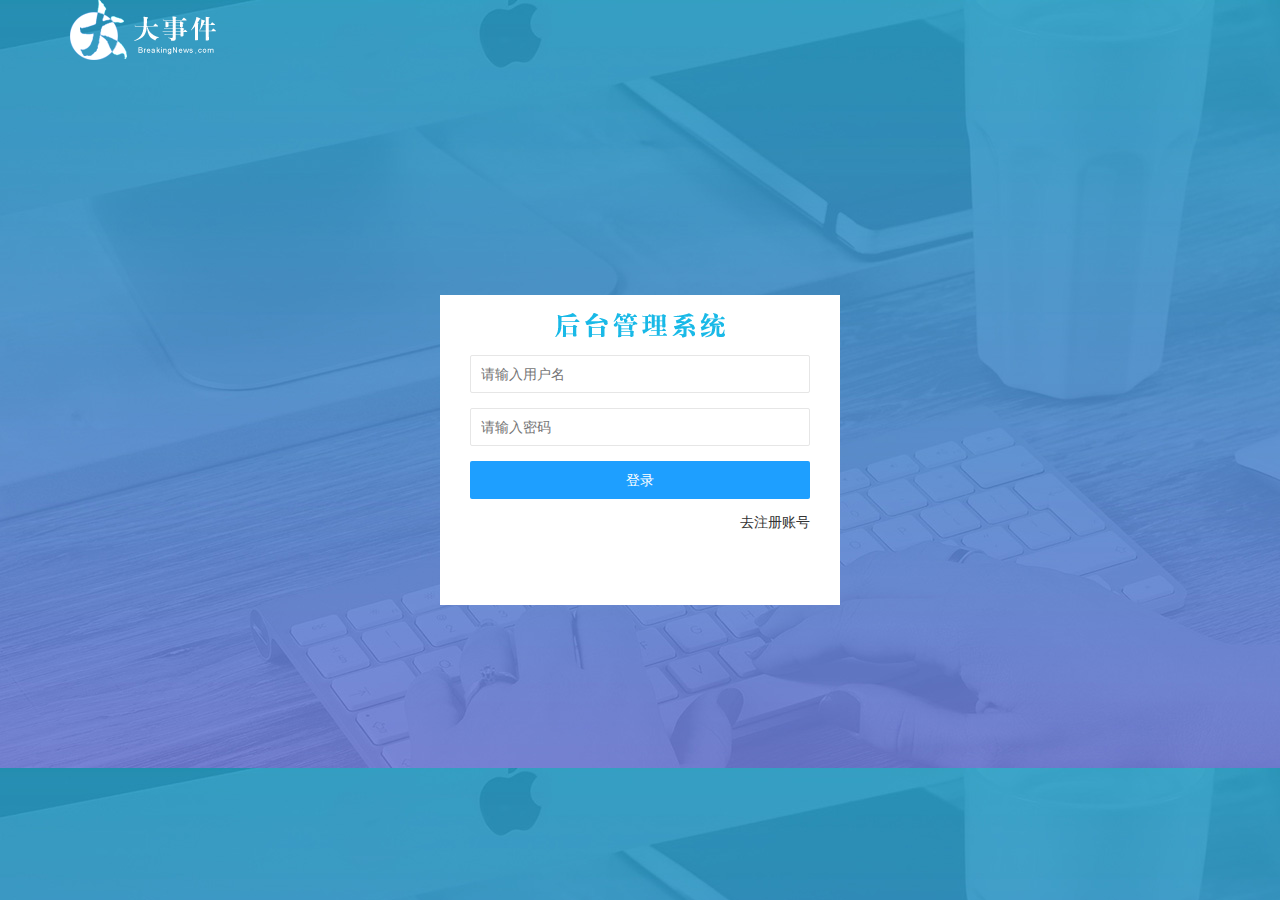
<file: login.html>
<!DOCTYPE html>
<html lang="en">
  <head>
    <meta charset="UTF-8" />
    <meta http-equiv="X-UA-Compatible" content="IE=edge" />
    <meta name="viewport" content="width=device-width, initial-scale=1.0" />
    <title>Document</title>
    <link rel="stylesheet" href="/assets/css/login.css" />
    <link rel="stylesheet" href="/assets/lib/layui/css/layui.css" />
  </head>
  <body>
    <!-- 头部logo区域 -->
    <div class="layui-main">
      <img src="/assets/images/logo.png" alt="" />
    </div>

    <!-- 登录区域 -->
    <div class="loginAndRegBox">
      <div class="title-box"></div>
      <!-- 登录的div -->
      <div class="login-box">
        <!-- 登录的表单 -->
        <form class="layui-form" id="form_login">
          <!-- 用户名 -->
          <div class="layui-form-item">
            <!-- <i class="layui-icon layui-icon-username"></i> -->
            <input
              type="text"
              name="username"
              required
              lay-verify="required"
              placeholder="请输入用户名"
              autocomplete="off"
              class="layui-input"
            />
          </div>
          <!-- 密码 -->
          <div class="layui-form-item">
            <!-- <i class="layui-icon layui-icon-password"></i> -->
            <input
              type="password"
              name="password"
              required
              lay-verify="required|pwd"
              placeholder="请输入密码"
              autocomplete="off"
              class="layui-input"
            />
          </div>
          <!-- 登录按钮 -->
          <div class="layui-form-item">
            <!-- 注意：表单提交按钮和普通按钮的区别，就是 lay-submit 属性 -->
            <button
              class="layui-btn layui-btn-fluid layui-btn-normal"
              lay-submit
            >
              登录
            </button>
          </div>
          <div class="layui-form-item links">
            <a href="javascript:;" id="link_reg">去注册账号</a>
          </div>
        </form>
      </div>

      <!-- 注册的div -->
      <div class="reg-box">
        <!-- 注册的表单 -->
        <form class="layui-form" id="form_reg">
          <!-- 用户名 -->
          <div class="layui-form-item">
            <!-- <i class="layui-icon layui-icon-username"></i> -->
            <input
              type="text"
              name="username"
              required
              lay-verify="required"
              placeholder="请输入用户名"
              autocomplete="off"
              class="layui-input"
            />
          </div>
          <!-- 密码 -->
          <div class="layui-form-item">
            <!-- <i class="layui-icon layui-icon-password"></i> -->
            <input
              type="password"
              name="password"
              required
              lay-verify="required|pwd"
              placeholder="请输入密码"
              autocomplete="off"
              class="layui-input"
            />
          </div>
          <!-- 密码确认框 -->
          <div class="layui-form-item">
            <!-- <i class="layui-icon layui-icon-password"></i> -->
            <input
              type="password"
              name="repassword"
              required
              lay-verify="required|pwd|repwd"
              placeholder="再次确认密码"
              autocomplete="off"
              class="layui-input"
            />
          </div>
          <!-- 注册按钮 -->
          <div class="layui-form-item">
            <!-- 注意：表单提交按钮和普通按钮的区别，就是 lay-submit 属性 -->
            <button
              class="layui-btn layui-btn-fluid layui-btn-normal"
              lay-submit
            >
              注册
            </button>
          </div>
          <div class="layui-form-item links">
            <a href="javascript:;" id="link_login">去登录</a>
          </div>
        </form>
      </div>
    </div>

    <!-- 导入layui -->
    <script src="/assets/lib/layui/layui.all.js"></script>
    <!-- 导入jquery -->
    <script src="/assets/lib/jquery.js"></script>
    <script src="/assets/js/baseAPI.js"></script>
    <script src="/assets/js/login.js"></script>
  </body>
</html>
</file>
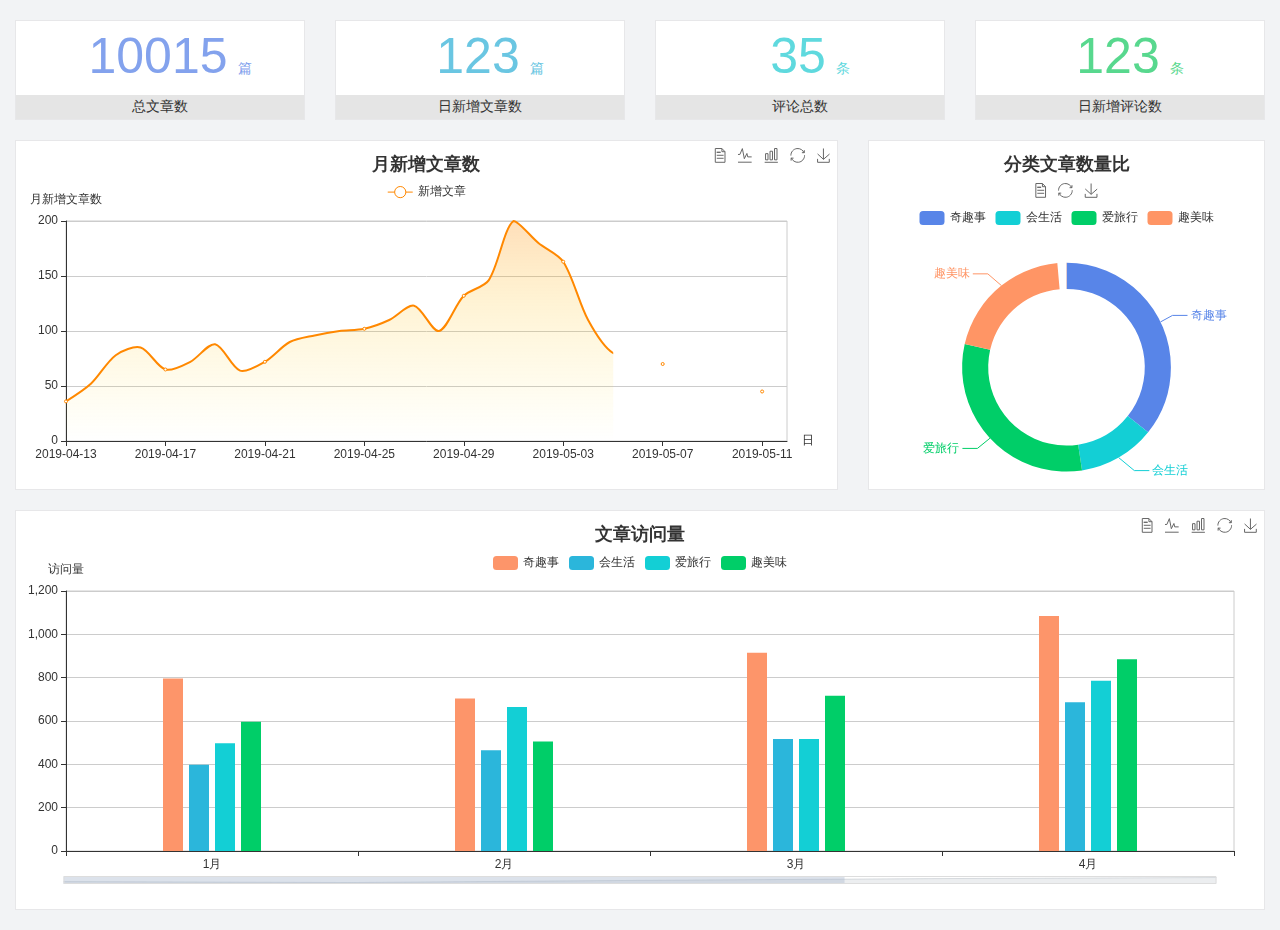
<file: home/dashboard.html>
<!DOCTYPE html>
<html lang="en">

<head>
  <meta charset="UTF-8">
  <meta name="viewport" content="width=device-width, initial-scale=1.0">
  <meta http-equiv="X-UA-Compatible" content="ie=edge">
  <title>图表统计</title>
  <link rel="stylesheet" href="../../assets/lib/bootstrap.css" />
  <link rel="stylesheet" href="../../assets/lib/main.css" />
  <script src="../../assets/lib/jquery.js"></script>
  <script type="text/javascript" src="../../assets/lib/echarts.min.js"></script>
</head>

<body>
  <div class="container-fluid">
    <div class="row spannel_list">
      <div class="col-sm-3 col-xs-6">
        <div class="spannel">
          <em>10015</em><span>篇</span>
          <b>总文章数</b>
        </div>
      </div>
      <div class="col-sm-3 col-xs-6">
        <div class="spannel scolor01">
          <em>123</em><span>篇</span>
          <b>日新增文章数</b>
        </div>
      </div>
      <div class="col-sm-3 col-xs-6">
        <div class="spannel scolor02">
          <em>35</em><span>条</span>
          <b>评论总数</b>
        </div>
      </div>
      <div class="col-sm-3 col-xs-6">
        <div class="spannel scolor03">
          <em>123</em><span>条</span>
          <b>日新增评论数</b>
        </div>
      </div>
    </div>
  </div>

  <div class="container-fluid">
    <div class="row curve-pie">
      <div class="col-lg-8 col-md-8">
        <div class="gragh_pannel" id="curve_show"></div>
      </div>
      <div class="col-lg-4 col-md-4">
        <div class="gragh_pannel" id="pie_show"></div>
      </div>
    </div>
  </div>

  <div class="container-fluid">
    <div class="column_pannel" id="column_show"></div>
  </div>

  <script>
    var oChart = echarts.init(document.getElementById('curve_show'));
    var aList_all = [
      { 'count': 36, 'date': '2019-04-13' },
      { 'count': 52, 'date': '2019-04-14' },
      { 'count': 78, 'date': '2019-04-15' },
      { 'count': 85, 'date': '2019-04-16' },
      { 'count': 65, 'date': '2019-04-17' },
      { 'count': 72, 'date': '2019-04-18' },
      { 'count': 88, 'date': '2019-04-19' },
      { 'count': 64, 'date': '2019-04-20' },
      { 'count': 72, 'date': '2019-04-21' },
      { 'count': 90, 'date': '2019-04-22' },
      { 'count': 96, 'date': '2019-04-23' },
      { 'count': 100, 'date': '2019-04-24' },
      { 'count': 102, 'date': '2019-04-25' },
      { 'count': 110, 'date': '2019-04-26' },
      { 'count': 123, 'date': '2019-04-27' },
      { 'count': 100, 'date': '2019-04-28' },
      { 'count': 132, 'date': '2019-04-29' },
      { 'count': 146, 'date': '2019-04-30' },
      { 'count': 200, 'date': '2019-05-01' },
      { 'count': 180, 'date': '2019-05-02' },
      { 'count': 163, 'date': '2019-05-03' },
      { 'count': 110, 'date': '2019-05-04' },
      { 'count': 80, 'date': '2019-05-05' },
      { 'count': 82, 'date': '2019-05-06' },
      { 'count': 70, 'date': '2019-05-07' },
      { 'count': 65, 'date': '2019-05-08' },
      { 'count': 54, 'date': '2019-05-09' },
      { 'count': 40, 'date': '2019-05-10' },
      { 'count': 45, 'date': '2019-05-11' },
      { 'count': 38, 'date': '2019-05-12' },
    ];

    let aCount = [];
    let aDate = [];

    for (var i = 0; i < aList_all.length; i++) {
      aCount.push(aList_all[i].count);
      aDate.push(aList_all[i].date);
    }

    var chartopt = {
      title: {
        text: '月新增文章数',
        left: 'center',
        top: '10'
      },
      tooltip: {
        trigger: 'axis'
      },
      legend: {
        data: ['新增文章'],
        top: '40'
      },
      toolbox: {
        show: true,
        feature: {
          mark: { show: true },
          dataView: { show: true, readOnly: false },
          magicType: { show: true, type: ['line', 'bar'] },
          restore: { show: true },
          saveAsImage: { show: true }
        }
      },
      calculable: true,
      xAxis: [
        {
          name: '日',
          type: 'category',
          boundaryGap: false,
          data: aDate
        }
      ],
      yAxis: [
        {
          name: '月新增文章数',
          type: 'value'
        }
      ],
      series: [
        {
          name: '新增文章',
          type: 'line',
          smooth: true,
          itemStyle: { normal: { areaStyle: { type: 'default' }, color: '#f80' }, lineStyle: { color: '#f80' } },
          data: aCount
        }],
      areaStyle: {
        normal: {
          color: new echarts.graphic.LinearGradient(0, 0, 0, 1, [{
            offset: 0,
            color: 'rgba(255,136,0,0.39)'
          }, {
            offset: .34,
            color: 'rgba(255,180,0,0.25)'
          }, {
            offset: 1,
            color: 'rgba(255,222,0,0.00)'
          }])

        }
      },
      grid: {
        show: true,
        x: 50,
        x2: 50,
        y: 80,
        height: 220
      }
    };

    oChart.setOption(chartopt);


    var oPie = echarts.init(document.getElementById('pie_show'));
    var oPieopt =
    {
      title: {
        top: 10,
        text: '分类文章数量比',
        x: 'center'
      },
      tooltip: {
        trigger: 'item',
        formatter: "{a} <br/>{b} : {c} ({d}%)"
      },
      color: ['#5885e8', '#13cfd5', '#00ce68', '#ff9565'],
      legend: {
        x: 'center',
        top: 65,
        data: ['奇趣事', '会生活', '爱旅行', '趣美味']
      },
      toolbox: {
        show: true,
        x: 'center',
        top: 35,
        feature: {
          mark: { show: true },
          dataView: { show: true, readOnly: false },
          magicType: {
            show: true,
            type: ['pie', 'funnel'],
            option: {
              funnel: {
                x: '25%',
                width: '50%',
                funnelAlign: 'left',
                max: 1548
              }
            }
          },
          restore: { show: true },
          saveAsImage: { show: true }
        }
      },
      calculable: true,
      series: [
        {
          name: '访问来源',
          type: 'pie',
          radius: ['45%', '60%'],
          center: ['50%', '65%'],
          data: [
            { value: 300, name: '奇趣事' },
            { value: 100, name: '会生活' },
            { value: 260, name: '爱旅行' },
            { value: 180, name: '趣美味' }
          ]
        }
      ]
    };
    oPie.setOption(oPieopt);



    var oColumn = this.echarts.init(document.getElementById('column_show'));
    var oColumnopt =
    {
      title: {
        text: '文章访问量',
        left: 'center',
        top: '10'
      },
      tooltip: {
        trigger: 'axis'
      },
      legend: {
        data: ['奇趣事', '会生活', '爱旅行', '趣美味'],
        top: '40'
      },
      toolbox: {
        show: true,
        feature: {
          mark: { show: true },
          dataView: { show: true, readOnly: false },
          magicType: { show: true, type: ['line', 'bar'] },
          restore: { show: true },
          saveAsImage: { show: true }
        }
      },
      calculable: true,
      xAxis: [
        {
          type: 'category',
          data: ['1月', '2月', '3月', '4月', '5月']
        }
      ],
      yAxis: [
        {
          name: '访问量',
          type: 'value'
        }
      ],
      series: [
        {
          name: '奇趣事',
          type: 'bar',
          barWidth: 20,
          itemStyle: {
            normal: { areaStyle: { type: 'default' }, color: '#fd956a' }
          },
          data: [800, 708, 920, 1090, 1200]
        },
        {
          name: '会生活',
          type: 'bar',
          barWidth: 20,
          itemStyle: {
            normal: { areaStyle: { type: 'default' }, color: '#2bb6db' }
          },
          data: [400, 468, 520, 690, 800]
        },
        {
          name: '爱旅行',
          type: 'bar',
          barWidth: 20,
          itemStyle: {
            normal: { areaStyle: { type: 'default' }, color: '#13cfd5' }
          },
          data: [500, 668, 520, 790, 900]
        },
        {
          name: '趣美味',
          type: 'bar',
          barWidth: 20,
          itemStyle: {
            normal: { areaStyle: { type: 'default' }, color: '#00ce68' }
          },
          data: [600, 508, 720, 890, 1000]
        }
      ],
      grid: {
        show: true,
        x: 50,
        x2: 30,
        y: 80,
        height: 260
      },
      dataZoom: [//给x轴设置滚动条
        {
          start: 0,//默认为0
          end: 100 - 1000 / 31,//默认为100
          type: 'slider',
          show: true,
          xAxisIndex: [0],
          handleSize: 0,//滑动条的 左右2个滑动条的大小
          height: 8,//组件高度
          left: 45, //左边的距离
          right: 50,//右边的距离
          bottom: 26,//右边的距离
          handleColor: '#ddd',//h滑动图标的颜色
          handleStyle: {
            borderColor: "#cacaca",
            borderWidth: "1",
            shadowBlur: 2,
            background: "#ddd",
            shadowColor: "#ddd",
          }
        }]
    };
    oColumn.setOption(oColumnopt);
  </script>
</body>

</html>
</file>
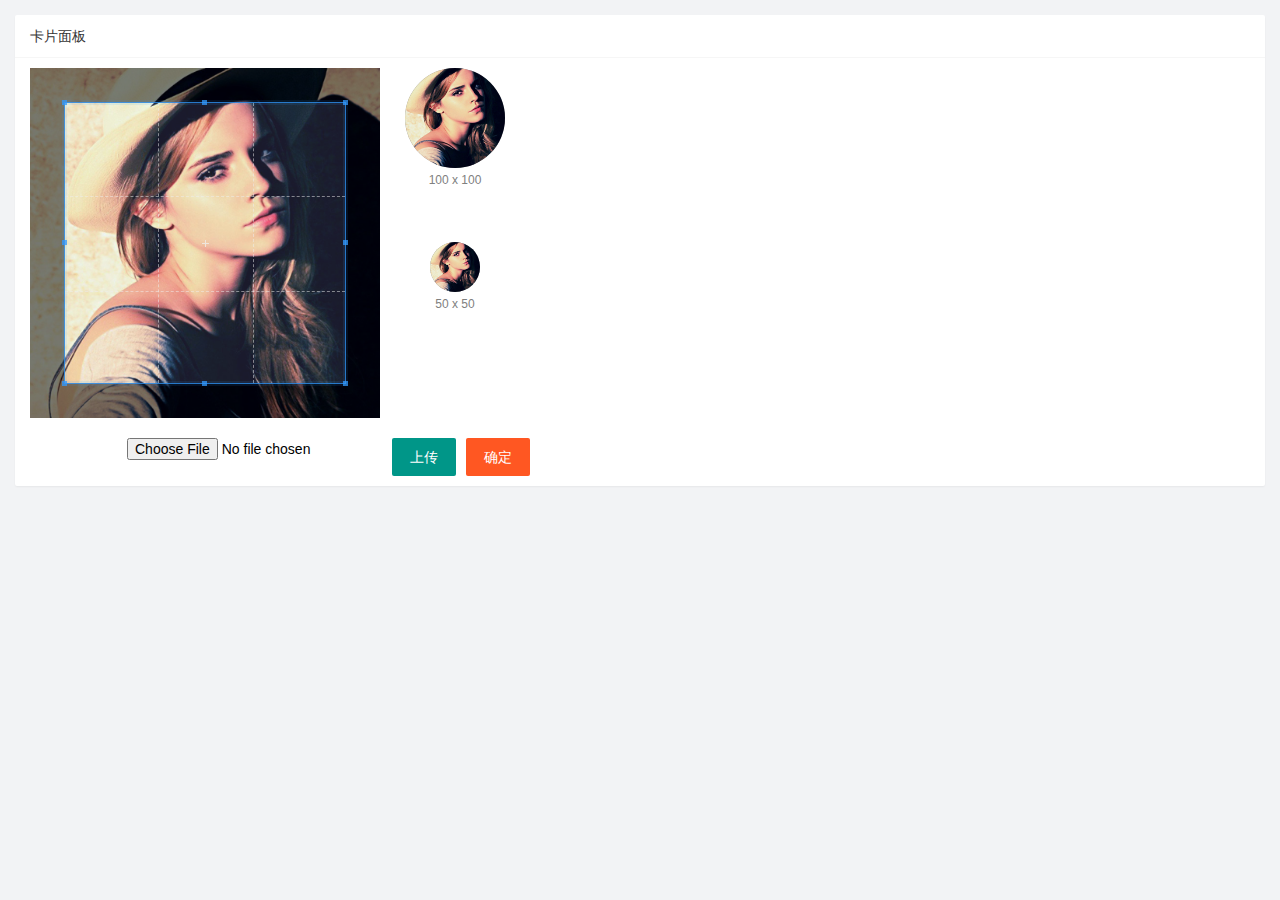
<file: user/user_avatar.html>
<!DOCTYPE html>
<html lang="en">
  <head>
    <meta charset="UTF-8" />
    <meta http-equiv="X-UA-Compatible" content="IE=edge" />
    <meta name="viewport" content="width=device-width, initial-scale=1.0" />
    <title>Document</title>
    <link rel="stylesheet" href="/assets/lib/layui/css/layui.css" />
    <link rel="stylesheet" href="/assets/lib/cropper/cropper.css" />
    <link rel="stylesheet" href="/assets/css/user/user_avatar.css" />
  </head>
  <body>
    <div class="layui-card">
      <div class="layui-card-header">卡片面板</div>
      <div class="layui-card-body">
        <!-- 第一行的图片裁剪和预览区域 -->
        <div class="row1">
          <!-- 图片裁剪区域 -->
          <div class="cropper-box">
            <!-- 这个 img 标签很重要，将来会把它初始化为裁剪区域 -->
            <img id="image" src="/assets/images/sample.jpg" />
          </div>
          <!-- 图片的预览区域 -->
          <div class="preview-box">
            <div>
              <!-- 宽高为 100px 的预览区域 -->
              <div class="img-preview w100"></div>
              <p class="size">100 x 100</p>
            </div>
            <div>
              <!-- 宽高为 50px 的预览区域 -->
              <div class="img-preview w50"></div>
              <p class="size">50 x 50</p>
            </div>
          </div>
        </div>
        <!-- 第二行的按钮区域 -->
        <div class="row2">
          <input type="file" id="file" accept="image/png,image/jpeg" />
          <button type="button" class="layui-btn" id="btnChooseImage">
            上传
          </button>
          <button
            type="button"
            class="layui-btn layui-btn-danger"
            id="btnUpload"
          >
            确定
          </button>
        </div>
      </div>
    </div>

    <script src="/assets/lib/jquery.js"></script>
    <script src="/assets/lib/layui/layui.js"></script>
    <script src="/assets/js/baseAPI.js"></script>
    <script src="/assets/lib/cropper/Cropper.js"></script>
    <script src="/assets/lib/cropper/jquery-cropper.js"></script>
    <script src="/assets/js/user/user_avatar.js"></script>
  </body>
</html>
</file>
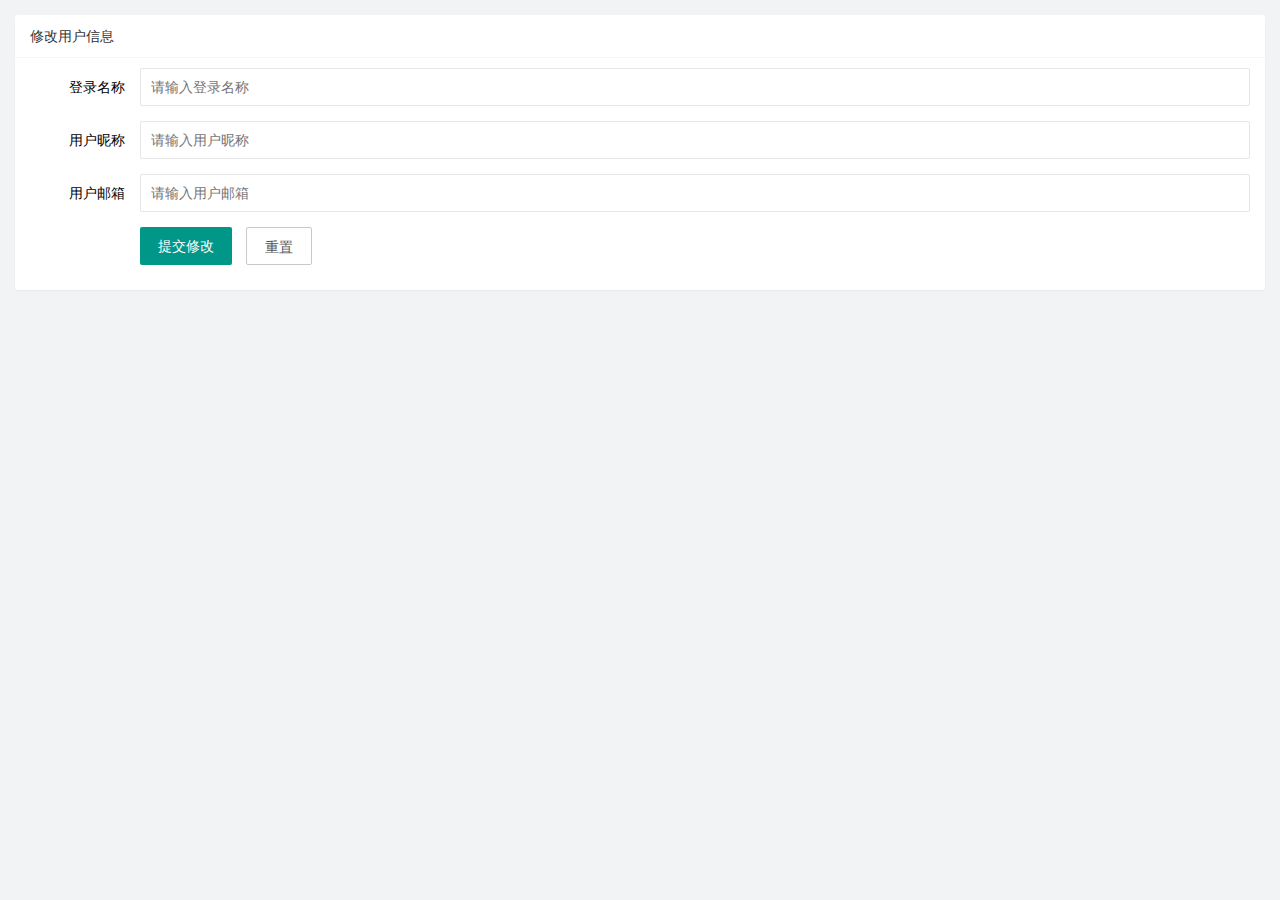
<file: user/user_info.html>
<!DOCTYPE html>
<html lang="en">
  <head>
    <meta charset="UTF-8" />
    <meta name="viewport" content="width=device-width, initial-scale=1.0" />
    <title>Document</title>
    <!-- 导入 layui 的样式 -->
    <link rel="stylesheet" href="/assets/lib/layui/css/layui.css" />
    <!-- 导入自己的样式 -->
    <link rel="stylesheet" href="/assets/css/user/user_info.css" />
  </head>
  <body>
    <!-- 卡片区域 -->
    <div class="layui-card">
      <div class="layui-card-header">修改用户信息</div>
      <div class="layui-card-body">
        <!-- form 表单区域 -->
        <form class="layui-form" lay-filter="formUserInfo" action="">
          <!-- 这是隐藏域 -->
          <input type="hidden" name="id" value="" />

          <div class="layui-form-item">
            <label class="layui-form-label">登录名称</label>
            <div class="layui-input-block">
              <input
                type="text"
                name="username"
                required
                lay-verify="required"
                placeholder="请输入登录名称"
                autocomplete="off"
                class="layui-input"
                readonly
              />
            </div>
          </div>
          <div class="layui-form-item">
            <label class="layui-form-label">用户昵称</label>
            <div class="layui-input-block">
              <input
                type="text"
                name="nickname"
                required
                lay-verify="required|nickname"
                placeholder="请输入用户昵称"
                autocomplete="off"
                class="layui-input"
              />
            </div>
          </div>
          <div class="layui-form-item">
            <label class="layui-form-label">用户邮箱</label>
            <div class="layui-input-block">
              <input
                type="text"
                name="email"
                required
                lay-verify="required|email"
                placeholder="请输入用户邮箱"
                autocomplete="off"
                class="layui-input"
              />
            </div>
          </div>
          <div class="layui-form-item">
            <div class="layui-input-block">
              <button class="layui-btn" lay-submit lay-filter="formDemo">
                提交修改
              </button>
              <button
                type="reset"
                class="layui-btn layui-btn-primary"
                id="btnReset"
              >
                重置
              </button>
            </div>
          </div>
        </form>
      </div>
    </div>

    <!-- 导入 layui 的 js -->
    <script src="/assets/lib/layui/layui.all.js"></script>
    <!-- 导入 jquery -->
    <script src="/assets/lib/jquery.js"></script>
    <script src="/assets/js/baseAPI.js"></script>
    <!-- 导入自己的 js -->
    <script src="/assets/js/user/user_info.js"></script>
  </body>
</html>
</file>
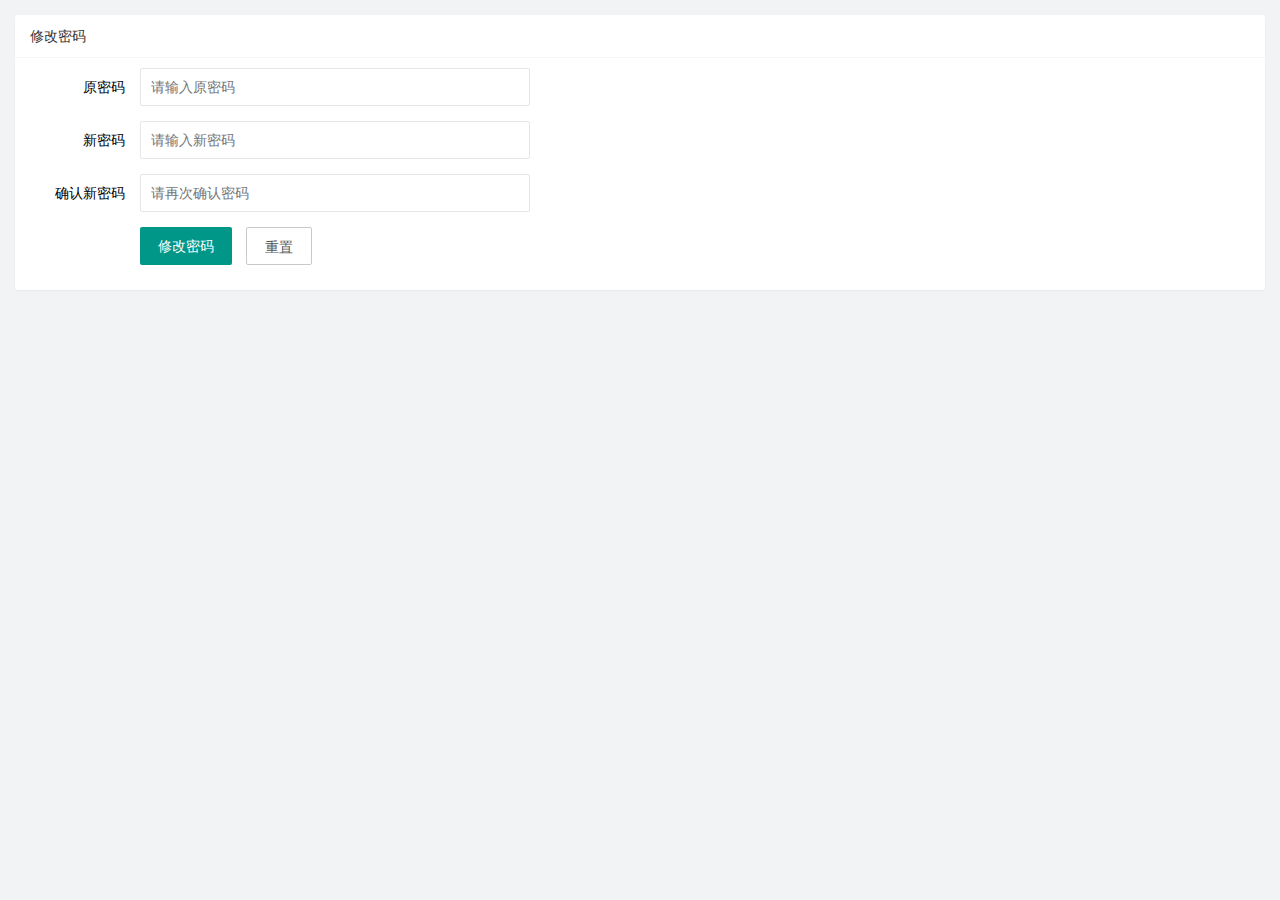
<file: user/user_pwd.html>
<!DOCTYPE html>
<html lang="en">
  <head>
    <meta charset="UTF-8" />
    <meta name="viewport" content="width=device-width, initial-scale=1.0" />
    <title>Document</title>
    <link rel="stylesheet" href="/assets/lib/layui/css/layui.css" />
    <link rel="stylesheet" href="/assets/css/user/user_pwd.css" />
  </head>
  <body>
    <!-- 卡片区域 -->
    <div class="layui-card">
      <div class="layui-card-header">修改密码</div>
      <div class="layui-card-body">
        <form class="layui-form">
          <div class="layui-form-item">
            <label class="layui-form-label">原密码</label>
            <div class="layui-input-block">
              <input
                type="password"
                name="oldPwd"
                required
                lay-verify="required|pwd"
                placeholder="请输入原密码"
                autocomplete="off"
                class="layui-input"
              />
            </div>
          </div>
          <div class="layui-form-item">
            <label class="layui-form-label">新密码</label>
            <div class="layui-input-block">
              <input
                type="password"
                name="newPwd"
                required
                lay-verify="required|pwd|samePwd"
                placeholder="请输入新密码"
                autocomplete="off"
                class="layui-input"
              />
            </div>
          </div>
          <div class="layui-form-item">
            <label class="layui-form-label">确认新密码</label>
            <div class="layui-input-block">
              <input
                type="password"
                name="rePwd"
                required
                lay-verify="required|pwd|rePwd"
                placeholder="请再次确认密码"
                autocomplete="off"
                class="layui-input"
              />
            </div>
          </div>
          <div class="layui-form-item">
            <div class="layui-input-block">
              <button class="layui-btn" lay-submit lay-filter="formDemo">
                修改密码
              </button>
              <button type="reset" class="layui-btn layui-btn-primary">
                重置
              </button>
            </div>
          </div>
        </form>
      </div>
    </div>

    <!-- 导入 layui 的 js -->
    <script src="/assets/lib/layui/layui.all.js"></script>
    <!-- 导入 jQuery -->
    <script src="/assets/lib/jquery.js"></script>
    <!-- 导入 baseAPI -->
    <script src="/assets/js/baseAPI.js"></script>
    <!-- 导入自己的 js -->
    <script src="/assets/js/user/user_pwd.js"></script>
  </body>
</html>
</file>
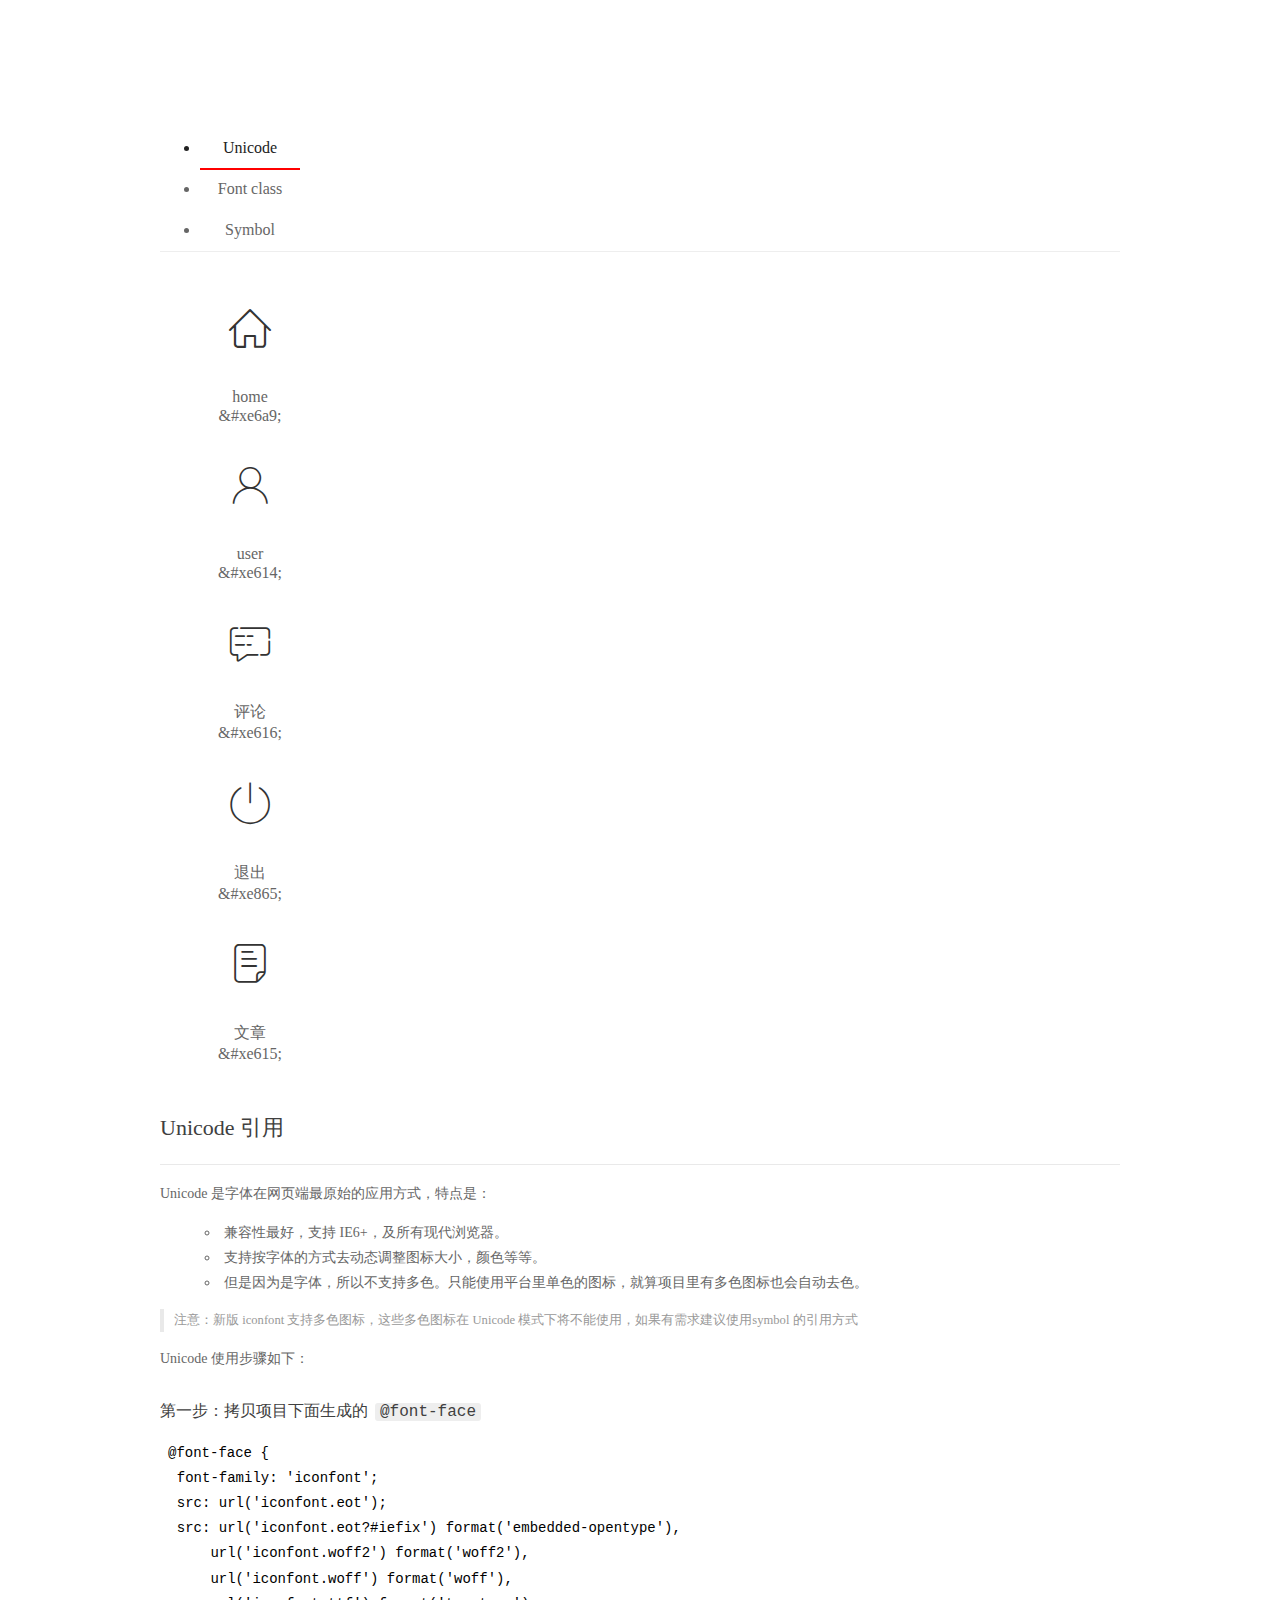
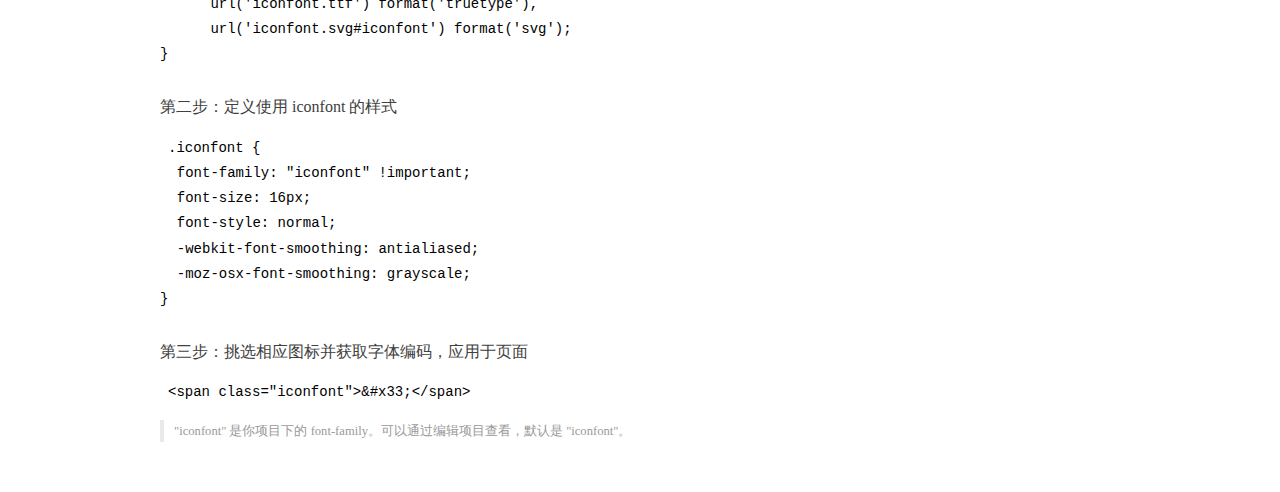
<file: assets/fonts/demo_index.html>
<!DOCTYPE html>
<html>
<head>
  <meta charset="utf-8"/>
  <title>IconFont Demo</title>
  <link rel="shortcut icon" href="https://gtms04.alicdn.com/tps/i4/TB1_oz6GVXXXXaFXpXXJDFnIXXX-64-64.ico" type="image/x-icon"/>
  <link rel="stylesheet" href="https://g.alicdn.com/thx/cube/1.3.2/cube.min.css">
  <link rel="stylesheet" href="demo.css">
  <link rel="stylesheet" href="iconfont.css">
  <script src="iconfont.js"></script>
  <!-- jQuery -->
  <script src="https://a1.alicdn.com/oss/uploads/2018/12/26/7bfddb60-08e8-11e9-9b04-53e73bb6408b.js"></script>
  <!-- 代码高亮 -->
  <script src="https://a1.alicdn.com/oss/uploads/2018/12/26/a3f714d0-08e6-11e9-8a15-ebf944d7534c.js"></script>
</head>
<body>
  <div class="main">
    <h1 class="logo"><a href="https://www.iconfont.cn/" title="iconfont 首页" target="_blank">&#xe86b;</a></h1>
    <div class="nav-tabs">
      <ul id="tabs" class="dib-box">
        <li class="dib active"><span>Unicode</span></li>
        <li class="dib"><span>Font class</span></li>
        <li class="dib"><span>Symbol</span></li>
      </ul>
      
    </div>
    <div class="tab-container">
      <div class="content unicode" style="display: block;">
          <ul class="icon_lists dib-box">
          
            <li class="dib">
              <span class="icon iconfont">&#xe6a9;</span>
                <div class="name">home</div>
                <div class="code-name">&amp;#xe6a9;</div>
              </li>
          
            <li class="dib">
              <span class="icon iconfont">&#xe614;</span>
                <div class="name">user</div>
                <div class="code-name">&amp;#xe614;</div>
              </li>
          
            <li class="dib">
              <span class="icon iconfont">&#xe616;</span>
                <div class="name">评论</div>
                <div class="code-name">&amp;#xe616;</div>
              </li>
          
            <li class="dib">
              <span class="icon iconfont">&#xe865;</span>
                <div class="name">退出</div>
                <div class="code-name">&amp;#xe865;</div>
              </li>
          
            <li class="dib">
              <span class="icon iconfont">&#xe615;</span>
                <div class="name">文章</div>
                <div class="code-name">&amp;#xe615;</div>
              </li>
          
          </ul>
          <div class="article markdown">
          <h2 id="unicode-">Unicode 引用</h2>
          <hr>

          <p>Unicode 是字体在网页端最原始的应用方式，特点是：</p>
          <ul>
            <li>兼容性最好，支持 IE6+，及所有现代浏览器。</li>
            <li>支持按字体的方式去动态调整图标大小，颜色等等。</li>
            <li>但是因为是字体，所以不支持多色。只能使用平台里单色的图标，就算项目里有多色图标也会自动去色。</li>
          </ul>
          <blockquote>
            <p>注意：新版 iconfont 支持多色图标，这些多色图标在 Unicode 模式下将不能使用，如果有需求建议使用symbol 的引用方式</p>
          </blockquote>
          <p>Unicode 使用步骤如下：</p>
          <h3 id="-font-face">第一步：拷贝项目下面生成的 <code>@font-face</code></h3>
<pre><code class="language-css"
>@font-face {
  font-family: 'iconfont';
  src: url('iconfont.eot');
  src: url('iconfont.eot?#iefix') format('embedded-opentype'),
      url('iconfont.woff2') format('woff2'),
      url('iconfont.woff') format('woff'),
      url('iconfont.ttf') format('truetype'),
      url('iconfont.svg#iconfont') format('svg');
}
</code></pre>
          <h3 id="-iconfont-">第二步：定义使用 iconfont 的样式</h3>
<pre><code class="language-css"
>.iconfont {
  font-family: "iconfont" !important;
  font-size: 16px;
  font-style: normal;
  -webkit-font-smoothing: antialiased;
  -moz-osx-font-smoothing: grayscale;
}
</code></pre>
          <h3 id="-">第三步：挑选相应图标并获取字体编码，应用于页面</h3>
<pre>
<code class="language-html"
>&lt;span class="iconfont"&gt;&amp;#x33;&lt;/span&gt;
</code></pre>
          <blockquote>
            <p>"iconfont" 是你项目下的 font-family。可以通过编辑项目查看，默认是 "iconfont"。</p>
          </blockquote>
          </div>
      </div>
      <div class="content font-class">
        <ul class="icon_lists dib-box">
          
          <li class="dib">
            <span class="icon iconfont icon-home"></span>
            <div class="name">
              home
            </div>
            <div class="code-name">.icon-home
            </div>
          </li>
          
          <li class="dib">
            <span class="icon iconfont icon-user"></span>
            <div class="name">
              user
            </div>
            <div class="code-name">.icon-user
            </div>
          </li>
          
          <li class="dib">
            <span class="icon iconfont icon-pinglun"></span>
            <div class="name">
              评论
            </div>
            <div class="code-name">.icon-pinglun
            </div>
          </li>
          
          <li class="dib">
            <span class="icon iconfont icon-tuichu"></span>
            <div class="name">
              退出
            </div>
            <div class="code-name">.icon-tuichu
            </div>
          </li>
          
          <li class="dib">
            <span class="icon iconfont icon-16"></span>
            <div class="name">
              文章
            </div>
            <div class="code-name">.icon-16
            </div>
          </li>
          
        </ul>
        <div class="article markdown">
        <h2 id="font-class-">font-class 引用</h2>
        <hr>

        <p>font-class 是 Unicode 使用方式的一种变种，主要是解决 Unicode 书写不直观，语意不明确的问题。</p>
        <p>与 Unicode 使用方式相比，具有如下特点：</p>
        <ul>
          <li>兼容性良好，支持 IE8+，及所有现代浏览器。</li>
          <li>相比于 Unicode 语意明确，书写更直观。可以很容易分辨这个 icon 是什么。</li>
          <li>因为使用 class 来定义图标，所以当要替换图标时，只需要修改 class 里面的 Unicode 引用。</li>
          <li>不过因为本质上还是使用的字体，所以多色图标还是不支持的。</li>
        </ul>
        <p>使用步骤如下：</p>
        <h3 id="-fontclass-">第一步：引入项目下面生成的 fontclass 代码：</h3>
<pre><code class="language-html">&lt;link rel="stylesheet" href="./iconfont.css"&gt;
</code></pre>
        <h3 id="-">第二步：挑选相应图标并获取类名，应用于页面：</h3>
<pre><code class="language-html">&lt;span class="iconfont icon-xxx"&gt;&lt;/span&gt;
</code></pre>
        <blockquote>
          <p>"
            iconfont" 是你项目下的 font-family。可以通过编辑项目查看，默认是 "iconfont"。</p>
        </blockquote>
      </div>
      </div>
      <div class="content symbol">
          <ul class="icon_lists dib-box">
          
            <li class="dib">
                <svg class="icon svg-icon" aria-hidden="true">
                  <use xlink:href="#icon-home"></use>
                </svg>
                <div class="name">home</div>
                <div class="code-name">#icon-home</div>
            </li>
          
            <li class="dib">
                <svg class="icon svg-icon" aria-hidden="true">
                  <use xlink:href="#icon-user"></use>
                </svg>
                <div class="name">user</div>
                <div class="code-name">#icon-user</div>
            </li>
          
            <li class="dib">
                <svg class="icon svg-icon" aria-hidden="true">
                  <use xlink:href="#icon-pinglun"></use>
                </svg>
                <div class="name">评论</div>
                <div class="code-name">#icon-pinglun</div>
            </li>
          
            <li class="dib">
                <svg class="icon svg-icon" aria-hidden="true">
                  <use xlink:href="#icon-tuichu"></use>
                </svg>
                <div class="name">退出</div>
                <div class="code-name">#icon-tuichu</div>
            </li>
          
            <li class="dib">
                <svg class="icon svg-icon" aria-hidden="true">
                  <use xlink:href="#icon-16"></use>
                </svg>
                <div class="name">文章</div>
                <div class="code-name">#icon-16</div>
            </li>
          
          </ul>
          <div class="article markdown">
          <h2 id="symbol-">Symbol 引用</h2>
          <hr>

          <p>这是一种全新的使用方式，应该说这才是未来的主流，也是平台目前推荐的用法。相关介绍可以参考这篇<a href="">文章</a>
            这种用法其实是做了一个 SVG 的集合，与另外两种相比具有如下特点：</p>
          <ul>
            <li>支持多色图标了，不再受单色限制。</li>
            <li>通过一些技巧，支持像字体那样，通过 <code>font-size</code>, <code>color</code> 来调整样式。</li>
            <li>兼容性较差，支持 IE9+，及现代浏览器。</li>
            <li>浏览器渲染 SVG 的性能一般，还不如 png。</li>
          </ul>
          <p>使用步骤如下：</p>
          <h3 id="-symbol-">第一步：引入项目下面生成的 symbol 代码：</h3>
<pre><code class="language-html">&lt;script src="./iconfont.js"&gt;&lt;/script&gt;
</code></pre>
          <h3 id="-css-">第二步：加入通用 CSS 代码（引入一次就行）：</h3>
<pre><code class="language-html">&lt;style&gt;
.icon {
  width: 1em;
  height: 1em;
  vertical-align: -0.15em;
  fill: currentColor;
  overflow: hidden;
}
&lt;/style&gt;
</code></pre>
          <h3 id="-">第三步：挑选相应图标并获取类名，应用于页面：</h3>
<pre><code class="language-html">&lt;svg class="icon" aria-hidden="true"&gt;
  &lt;use xlink:href="#icon-xxx"&gt;&lt;/use&gt;
&lt;/svg&gt;
</code></pre>
          </div>
      </div>

    </div>
  </div>
  <script>
  $(document).ready(function () {
      $('.tab-container .content:first').show()

      $('#tabs li').click(function (e) {
        var tabContent = $('.tab-container .content')
        var index = $(this).index()

        if ($(this).hasClass('active')) {
          return
        } else {
          $('#tabs li').removeClass('active')
          $(this).addClass('active')

          tabContent.hide().eq(index).fadeIn()
        }
      })
    })
  </script>
</body>
</html>
</file>
<file: assets/css/login.css>
html,body{
    margin: 0;
    padding: 0;
    height: 100%;
    width: 100%;
    background: url('/assets/images/login_bg.jpg');
}

.loginAndRegBox{
    width: 400px;
    height: 310px;
    background:#fff;
    position: absolute;
    left: 50%;
    top: 50%;
    transform: translate(-50% ,-50%);
}

.title-box{
    height: 60px;
    background: url(/assets/images/login_title.png) no-repeat center;
}

.reg-box{
    display: none;
}

.layui-form{
    padding: 0 30px;
}

.links{
    display: flex;
    justify-content: flex-end;
}

.layui-form-item{
    position: relative;
    
}

.layui-icon{
    position: absolute;
    left: 10px;
    top: 10px;
}

.layui-input{
    padding-left: 32px;
}
</file>
<file: assets/lib/layui/css/layui.css>
/** layui-v2.5.5 MIT License By https://www.layui.com */
 .layui-inline,img{display:inline-block;vertical-align:middle}h1,h2,h3,h4,h5,h6{font-weight:400}.layui-edge,.layui-header,.layui-inline,.layui-main{position:relative}.layui-body,.layui-edge,.layui-elip{overflow:hidden}.layui-btn,.layui-edge,.layui-inline,img{vertical-align:middle}.layui-btn,.layui-disabled,.layui-icon,.layui-unselect{-moz-user-select:none;-webkit-user-select:none;-ms-user-select:none}.layui-elip,.layui-form-checkbox span,.layui-form-pane .layui-form-label{text-overflow:ellipsis;white-space:nowrap}.layui-breadcrumb,.layui-tree-btnGroup{visibility:hidden}blockquote,body,button,dd,div,dl,dt,form,h1,h2,h3,h4,h5,h6,input,li,ol,p,pre,td,textarea,th,ul{margin:0;padding:0;-webkit-tap-highlight-color:rgba(0,0,0,0)}a:active,a:hover{outline:0}img{border:none}li{list-style:none}table{border-collapse:collapse;border-spacing:0}h4,h5,h6{font-size:100%}button,input,optgroup,option,select,textarea{font-family:inherit;font-size:inherit;font-style:inherit;font-weight:inherit;outline:0}pre{white-space:pre-wrap;white-space:-moz-pre-wrap;white-space:-pre-wrap;white-space:-o-pre-wrap;word-wrap:break-word}body{line-height:24px;font:14px Helvetica Neue,Helvetica,PingFang SC,Tahoma,Arial,sans-serif}hr{height:1px;margin:10px 0;border:0;clear:both}a{color:#333;text-decoration:none}a:hover{color:#777}a cite{font-style:normal;*cursor:pointer}.layui-border-box,.layui-border-box *{box-sizing:border-box}.layui-box,.layui-box *{box-sizing:content-box}.layui-clear{clear:both;*zoom:1}.layui-clear:after{content:'\20';clear:both;*zoom:1;display:block;height:0}.layui-inline{*display:inline;*zoom:1}.layui-edge{display:inline-block;width:0;height:0;border-width:6px;border-style:dashed;border-color:transparent}.layui-edge-top{top:-4px;border-bottom-color:#999;border-bottom-style:solid}.layui-edge-right{border-left-color:#999;border-left-style:solid}.layui-edge-bottom{top:2px;border-top-color:#999;border-top-style:solid}.layui-edge-left{border-right-color:#999;border-right-style:solid}.layui-disabled,.layui-disabled:hover{color:#d2d2d2!important;cursor:not-allowed!important}.layui-circle{border-radius:100%}.layui-show{display:block!important}.layui-hide{display:none!important}@font-face{font-family:layui-icon;src:url(../font/iconfont.eot?v=250);src:url(../font/iconfont.eot?v=250#iefix) format('embedded-opentype'),url(../font/iconfont.woff2?v=250) format('woff2'),url(../font/iconfont.woff?v=250) format('woff'),url(../font/iconfont.ttf?v=250) format('truetype'),url(../font/iconfont.svg?v=250#layui-icon) format('svg')}.layui-icon{font-family:layui-icon!important;font-size:16px;font-style:normal;-webkit-font-smoothing:antialiased;-moz-osx-font-smoothing:grayscale}.layui-icon-reply-fill:before{content:"\e611"}.layui-icon-set-fill:before{content:"\e614"}.layui-icon-menu-fill:before{content:"\e60f"}.layui-icon-search:before{content:"\e615"}.layui-icon-share:before{content:"\e641"}.layui-icon-set-sm:before{content:"\e620"}.layui-icon-engine:before{content:"\e628"}.layui-icon-close:before{content:"\1006"}.layui-icon-close-fill:before{content:"\1007"}.layui-icon-chart-screen:before{content:"\e629"}.layui-icon-star:before{content:"\e600"}.layui-icon-circle-dot:before{content:"\e617"}.layui-icon-chat:before{content:"\e606"}.layui-icon-release:before{content:"\e609"}.layui-icon-list:before{content:"\e60a"}.layui-icon-chart:before{content:"\e62c"}.layui-icon-ok-circle:before{content:"\1005"}.layui-icon-layim-theme:before{content:"\e61b"}.layui-icon-table:before{content:"\e62d"}.layui-icon-right:before{content:"\e602"}.layui-icon-left:before{content:"\e603"}.layui-icon-cart-simple:before{content:"\e698"}.layui-icon-face-cry:before{content:"\e69c"}.layui-icon-face-smile:before{content:"\e6af"}.layui-icon-survey:before{content:"\e6b2"}.layui-icon-tree:before{content:"\e62e"}.layui-icon-upload-circle:before{content:"\e62f"}.layui-icon-add-circle:before{content:"\e61f"}.layui-icon-download-circle:before{content:"\e601"}.layui-icon-templeate-1:before{content:"\e630"}.layui-icon-util:before{content:"\e631"}.layui-icon-face-surprised:before{content:"\e664"}.layui-icon-edit:before{content:"\e642"}.layui-icon-speaker:before{content:"\e645"}.layui-icon-down:before{content:"\e61a"}.layui-icon-file:before{content:"\e621"}.layui-icon-layouts:before{content:"\e632"}.layui-icon-rate-half:before{content:"\e6c9"}.layui-icon-add-circle-fine:before{content:"\e608"}.layui-icon-prev-circle:before{content:"\e633"}.layui-icon-read:before{content:"\e705"}.layui-icon-404:before{content:"\e61c"}.layui-icon-carousel:before{content:"\e634"}.layui-icon-help:before{content:"\e607"}.layui-icon-code-circle:before{content:"\e635"}.layui-icon-water:before{content:"\e636"}.layui-icon-username:before{content:"\e66f"}.layui-icon-find-fill:before{content:"\e670"}.layui-icon-about:before{content:"\e60b"}.layui-icon-location:before{content:"\e715"}.layui-icon-up:before{content:"\e619"}.layui-icon-pause:before{content:"\e651"}.layui-icon-date:before{content:"\e637"}.layui-icon-layim-uploadfile:before{content:"\e61d"}.layui-icon-delete:before{content:"\e640"}.layui-icon-play:before{content:"\e652"}.layui-icon-top:before{content:"\e604"}.layui-icon-friends:before{content:"\e612"}.layui-icon-refresh-3:before{content:"\e9aa"}.layui-icon-ok:before{content:"\e605"}.layui-icon-layer:before{content:"\e638"}.layui-icon-face-smile-fine:before{content:"\e60c"}.layui-icon-dollar:before{content:"\e659"}.layui-icon-group:before{content:"\e613"}.layui-icon-layim-download:before{content:"\e61e"}.layui-icon-picture-fine:before{content:"\e60d"}.layui-icon-link:before{content:"\e64c"}.layui-icon-diamond:before{content:"\e735"}.layui-icon-log:before{content:"\e60e"}.layui-icon-rate-solid:before{content:"\e67a"}.layui-icon-fonts-del:before{content:"\e64f"}.layui-icon-unlink:before{content:"\e64d"}.layui-icon-fonts-clear:before{content:"\e639"}.layui-icon-triangle-r:before{content:"\e623"}.layui-icon-circle:before{content:"\e63f"}.layui-icon-radio:before{content:"\e643"}.layui-icon-align-center:before{content:"\e647"}.layui-icon-align-right:before{content:"\e648"}.layui-icon-align-left:before{content:"\e649"}.layui-icon-loading-1:before{content:"\e63e"}.layui-icon-return:before{content:"\e65c"}.layui-icon-fonts-strong:before{content:"\e62b"}.layui-icon-upload:before{content:"\e67c"}.layui-icon-dialogue:before{content:"\e63a"}.layui-icon-video:before{content:"\e6ed"}.layui-icon-headset:before{content:"\e6fc"}.layui-icon-cellphone-fine:before{content:"\e63b"}.layui-icon-add-1:before{content:"\e654"}.layui-icon-face-smile-b:before{content:"\e650"}.layui-icon-fonts-html:before{content:"\e64b"}.layui-icon-form:before{content:"\e63c"}.layui-icon-cart:before{content:"\e657"}.layui-icon-camera-fill:before{content:"\e65d"}.layui-icon-tabs:before{content:"\e62a"}.layui-icon-fonts-code:before{content:"\e64e"}.layui-icon-fire:before{content:"\e756"}.layui-icon-set:before{content:"\e716"}.layui-icon-fonts-u:before{content:"\e646"}.layui-icon-triangle-d:before{content:"\e625"}.layui-icon-tips:before{content:"\e702"}.layui-icon-picture:before{content:"\e64a"}.layui-icon-more-vertical:before{content:"\e671"}.layui-icon-flag:before{content:"\e66c"}.layui-icon-loading:before{content:"\e63d"}.layui-icon-fonts-i:before{content:"\e644"}.layui-icon-refresh-1:before{content:"\e666"}.layui-icon-rmb:before{content:"\e65e"}.layui-icon-home:before{content:"\e68e"}.layui-icon-user:before{content:"\e770"}.layui-icon-notice:before{content:"\e667"}.layui-icon-login-weibo:before{content:"\e675"}.layui-icon-voice:before{content:"\e688"}.layui-icon-upload-drag:before{content:"\e681"}.layui-icon-login-qq:before{content:"\e676"}.layui-icon-snowflake:before{content:"\e6b1"}.layui-icon-file-b:before{content:"\e655"}.layui-icon-template:before{content:"\e663"}.layui-icon-auz:before{content:"\e672"}.layui-icon-console:before{content:"\e665"}.layui-icon-app:before{content:"\e653"}.layui-icon-prev:before{content:"\e65a"}.layui-icon-website:before{content:"\e7ae"}.layui-icon-next:before{content:"\e65b"}.layui-icon-component:before{content:"\e857"}.layui-icon-more:before{content:"\e65f"}.layui-icon-login-wechat:before{content:"\e677"}.layui-icon-shrink-right:before{content:"\e668"}.layui-icon-spread-left:before{content:"\e66b"}.layui-icon-camera:before{content:"\e660"}.layui-icon-note:before{content:"\e66e"}.layui-icon-refresh:before{content:"\e669"}.layui-icon-female:before{content:"\e661"}.layui-icon-male:before{content:"\e662"}.layui-icon-password:before{content:"\e673"}.layui-icon-senior:before{content:"\e674"}.layui-icon-theme:before{content:"\e66a"}.layui-icon-tread:before{content:"\e6c5"}.layui-icon-praise:before{content:"\e6c6"}.layui-icon-star-fill:before{content:"\e658"}.layui-icon-rate:before{content:"\e67b"}.layui-icon-template-1:before{content:"\e656"}.layui-icon-vercode:before{content:"\e679"}.layui-icon-cellphone:before{content:"\e678"}.layui-icon-screen-full:before{content:"\e622"}.layui-icon-screen-restore:before{content:"\e758"}.layui-icon-cols:before{content:"\e610"}.layui-icon-export:before{content:"\e67d"}.layui-icon-print:before{content:"\e66d"}.layui-icon-slider:before{content:"\e714"}.layui-icon-addition:before{content:"\e624"}.layui-icon-subtraction:before{content:"\e67e"}.layui-icon-service:before{content:"\e626"}.layui-icon-transfer:before{content:"\e691"}.layui-main{width:1140px;margin:0 auto}.layui-header{z-index:1000;height:60px}.layui-header a:hover{transition:all .5s;-webkit-transition:all .5s}.layui-side{position:fixed;left:0;top:0;bottom:0;z-index:999;width:200px;overflow-x:hidden}.layui-side-scroll{position:relative;width:220px;height:100%;overflow-x:hidden}.layui-body{position:absolute;left:200px;right:0;top:0;bottom:0;z-index:998;width:auto;overflow-y:auto;box-sizing:border-box}.layui-layout-body{overflow:hidden}.layui-layout-admin .layui-header{background-color:#23262E}.layui-layout-admin .layui-side{top:60px;width:200px;overflow-x:hidden}.layui-layout-admin .layui-body{position:fixed;top:60px;bottom:44px}.layui-layout-admin .layui-main{width:auto;margin:0 15px}.layui-layout-admin .layui-footer{position:fixed;left:200px;right:0;bottom:0;height:44px;line-height:44px;padding:0 15px;background-color:#eee}.layui-layout-admin .layui-logo{position:absolute;left:0;top:0;width:200px;height:100%;line-height:60px;text-align:center;color:#009688;font-size:16px}.layui-layout-admin .layui-header .layui-nav{background:0 0}.layui-layout-left{position:absolute!important;left:200px;top:0}.layui-layout-right{position:absolute!important;right:0;top:0}.layui-container{position:relative;margin:0 auto;padding:0 15px;box-sizing:border-box}.layui-fluid{position:relative;margin:0 auto;padding:0 15px}.layui-row:after,.layui-row:before{content:'';display:block;clear:both}.layui-col-lg1,.layui-col-lg10,.layui-col-lg11,.layui-col-lg12,.layui-col-lg2,.layui-col-lg3,.layui-col-lg4,.layui-col-lg5,.layui-col-lg6,.layui-col-lg7,.layui-col-lg8,.layui-col-lg9,.layui-col-md1,.layui-col-md10,.layui-col-md11,.layui-col-md12,.layui-col-md2,.layui-col-md3,.layui-col-md4,.layui-col-md5,.layui-col-md6,.layui-col-md7,.layui-col-md8,.layui-col-md9,.layui-col-sm1,.layui-col-sm10,.layui-col-sm11,.layui-col-sm12,.layui-col-sm2,.layui-col-sm3,.layui-col-sm4,.layui-col-sm5,.layui-col-sm6,.layui-col-sm7,.layui-col-sm8,.layui-col-sm9,.layui-col-xs1,.layui-col-xs10,.layui-col-xs11,.layui-col-xs12,.layui-col-xs2,.layui-col-xs3,.layui-col-xs4,.layui-col-xs5,.layui-col-xs6,.layui-col-xs7,.layui-col-xs8,.layui-col-xs9{position:relative;display:block;box-sizing:border-box}.layui-col-xs1,.layui-col-xs10,.layui-col-xs11,.layui-col-xs12,.layui-col-xs2,.layui-col-xs3,.layui-col-xs4,.layui-col-xs5,.layui-col-xs6,.layui-col-xs7,.layui-col-xs8,.layui-col-xs9{float:left}.layui-col-xs1{width:8.33333333%}.layui-col-xs2{width:16.66666667%}.layui-col-xs3{width:25%}.layui-col-xs4{width:33.33333333%}.layui-col-xs5{width:41.66666667%}.layui-col-xs6{width:50%}.layui-col-xs7{width:58.33333333%}.layui-col-xs8{width:66.66666667%}.layui-col-xs9{width:75%}.layui-col-xs10{width:83.33333333%}.layui-col-xs11{width:91.66666667%}.layui-col-xs12{width:100%}.layui-col-xs-offset1{margin-left:8.33333333%}.layui-col-xs-offset2{margin-left:16.66666667%}.layui-col-xs-offset3{margin-left:25%}.layui-col-xs-offset4{margin-left:33.33333333%}.layui-col-xs-offset5{margin-left:41.66666667%}.layui-col-xs-offset6{margin-left:50%}.layui-col-xs-offset7{margin-left:58.33333333%}.layui-col-xs-offset8{margin-left:66.66666667%}.layui-col-xs-offset9{margin-left:75%}.layui-col-xs-offset10{margin-left:83.33333333%}.layui-col-xs-offset11{margin-left:91.66666667%}.layui-col-xs-offset12{margin-left:100%}@media screen and (max-width:768px){.layui-hide-xs{display:none!important}.layui-show-xs-block{display:block!important}.layui-show-xs-inline{display:inline!important}.layui-show-xs-inline-block{display:inline-block!important}}@media screen and (min-width:768px){.layui-container{width:750px}.layui-hide-sm{display:none!important}.layui-show-sm-block{display:block!important}.layui-show-sm-inline{display:inline!important}.layui-show-sm-inline-block{display:inline-block!important}.layui-col-sm1,.layui-col-sm10,.layui-col-sm11,.layui-col-sm12,.layui-col-sm2,.layui-col-sm3,.layui-col-sm4,.layui-col-sm5,.layui-col-sm6,.layui-col-sm7,.layui-col-sm8,.layui-col-sm9{float:left}.layui-col-sm1{width:8.33333333%}.layui-col-sm2{width:16.66666667%}.layui-col-sm3{width:25%}.layui-col-sm4{width:33.33333333%}.layui-col-sm5{width:41.66666667%}.layui-col-sm6{width:50%}.layui-col-sm7{width:58.33333333%}.layui-col-sm8{width:66.66666667%}.layui-col-sm9{width:75%}.layui-col-sm10{width:83.33333333%}.layui-col-sm11{width:91.66666667%}.layui-col-sm12{width:100%}.layui-col-sm-offset1{margin-left:8.33333333%}.layui-col-sm-offset2{margin-left:16.66666667%}.layui-col-sm-offset3{margin-left:25%}.layui-col-sm-offset4{margin-left:33.33333333%}.layui-col-sm-offset5{margin-left:41.66666667%}.layui-col-sm-offset6{margin-left:50%}.layui-col-sm-offset7{margin-left:58.33333333%}.layui-col-sm-offset8{margin-left:66.66666667%}.layui-col-sm-offset9{margin-left:75%}.layui-col-sm-offset10{margin-left:83.33333333%}.layui-col-sm-offset11{margin-left:91.66666667%}.layui-col-sm-offset12{margin-left:100%}}@media screen and (min-width:992px){.layui-container{width:970px}.layui-hide-md{display:none!important}.layui-show-md-block{display:block!important}.layui-show-md-inline{display:inline!important}.layui-show-md-inline-block{display:inline-block!important}.layui-col-md1,.layui-col-md10,.layui-col-md11,.layui-col-md12,.layui-col-md2,.layui-col-md3,.layui-col-md4,.layui-col-md5,.layui-col-md6,.layui-col-md7,.layui-col-md8,.layui-col-md9{float:left}.layui-col-md1{width:8.33333333%}.layui-col-md2{width:16.66666667%}.layui-col-md3{width:25%}.layui-col-md4{width:33.33333333%}.layui-col-md5{width:41.66666667%}.layui-col-md6{width:50%}.layui-col-md7{width:58.33333333%}.layui-col-md8{width:66.66666667%}.layui-col-md9{width:75%}.layui-col-md10{width:83.33333333%}.layui-col-md11{width:91.66666667%}.layui-col-md12{width:100%}.layui-col-md-offset1{margin-left:8.33333333%}.layui-col-md-offset2{margin-left:16.66666667%}.layui-col-md-offset3{margin-left:25%}.layui-col-md-offset4{margin-left:33.33333333%}.layui-col-md-offset5{margin-left:41.66666667%}.layui-col-md-offset6{margin-left:50%}.layui-col-md-offset7{margin-left:58.33333333%}.layui-col-md-offset8{margin-left:66.66666667%}.layui-col-md-offset9{margin-left:75%}.layui-col-md-offset10{margin-left:83.33333333%}.layui-col-md-offset11{margin-left:91.66666667%}.layui-col-md-offset12{margin-left:100%}}@media screen and (min-width:1200px){.layui-container{width:1170px}.layui-hide-lg{display:none!important}.layui-show-lg-block{display:block!important}.layui-show-lg-inline{display:inline!important}.layui-show-lg-inline-block{display:inline-block!important}.layui-col-lg1,.layui-col-lg10,.layui-col-lg11,.layui-col-lg12,.layui-col-lg2,.layui-col-lg3,.layui-col-lg4,.layui-col-lg5,.layui-col-lg6,.layui-col-lg7,.layui-col-lg8,.layui-col-lg9{float:left}.layui-col-lg1{width:8.33333333%}.layui-col-lg2{width:16.66666667%}.layui-col-lg3{width:25%}.layui-col-lg4{width:33.33333333%}.layui-col-lg5{width:41.66666667%}.layui-col-lg6{width:50%}.layui-col-lg7{width:58.33333333%}.layui-col-lg8{width:66.66666667%}.layui-col-lg9{width:75%}.layui-col-lg10{width:83.33333333%}.layui-col-lg11{width:91.66666667%}.layui-col-lg12{width:100%}.layui-col-lg-offset1{margin-left:8.33333333%}.layui-col-lg-offset2{margin-left:16.66666667%}.layui-col-lg-offset3{margin-left:25%}.layui-col-lg-offset4{margin-left:33.33333333%}.layui-col-lg-offset5{margin-left:41.66666667%}.layui-col-lg-offset6{margin-left:50%}.layui-col-lg-offset7{margin-left:58.33333333%}.layui-col-lg-offset8{margin-left:66.66666667%}.layui-col-lg-offset9{margin-left:75%}.layui-col-lg-offset10{margin-left:83.33333333%}.layui-col-lg-offset11{margin-left:91.66666667%}.layui-col-lg-offset12{margin-left:100%}}.layui-col-space1{margin:-.5px}.layui-col-space1>*{padding:.5px}.layui-col-space3{margin:-1.5px}.layui-col-space3>*{padding:1.5px}.layui-col-space5{margin:-2.5px}.layui-col-space5>*{padding:2.5px}.layui-col-space8{margin:-3.5px}.layui-col-space8>*{padding:3.5px}.layui-col-space10{margin:-5px}.layui-col-space10>*{padding:5px}.layui-col-space12{margin:-6px}.layui-col-space12>*{padding:6px}.layui-col-space15{margin:-7.5px}.layui-col-space15>*{padding:7.5px}.layui-col-space18{margin:-9px}.layui-col-space18>*{padding:9px}.layui-col-space20{margin:-10px}.layui-col-space20>*{padding:10px}.layui-col-space22{margin:-11px}.layui-col-space22>*{padding:11px}.layui-col-space25{margin:-12.5px}.layui-col-space25>*{padding:12.5px}.layui-col-space30{margin:-15px}.layui-col-space30>*{padding:15px}.layui-btn,.layui-input,.layui-select,.layui-textarea,.layui-upload-button{outline:0;-webkit-appearance:none;transition:all .3s;-webkit-transition:all .3s;box-sizing:border-box}.layui-elem-quote{margin-bottom:10px;padding:15px;line-height:22px;border-left:5px solid #009688;border-radius:0 2px 2px 0;background-color:#f2f2f2}.layui-quote-nm{border-style:solid;border-width:1px 1px 1px 5px;background:0 0}.layui-elem-field{margin-bottom:10px;padding:0;border-width:1px;border-style:solid}.layui-elem-field legend{margin-left:20px;padding:0 10px;font-size:20px;font-weight:300}.layui-field-title{margin:10px 0 20px;border-width:1px 0 0}.layui-field-box{padding:10px 15px}.layui-field-title .layui-field-box{padding:10px 0}.layui-progress{position:relative;height:6px;border-radius:20px;background-color:#e2e2e2}.layui-progress-bar{position:absolute;left:0;top:0;width:0;max-width:100%;height:6px;border-radius:20px;text-align:right;background-color:#5FB878;transition:all .3s;-webkit-transition:all .3s}.layui-progress-big,.layui-progress-big .layui-progress-bar{height:18px;line-height:18px}.layui-progress-text{position:relative;top:-20px;line-height:18px;font-size:12px;color:#666}.layui-progress-big .layui-progress-text{position:static;padding:0 10px;color:#fff}.layui-collapse{border-width:1px;border-style:solid;border-radius:2px}.layui-colla-content,.layui-colla-item{border-top-width:1px;border-top-style:solid}.layui-colla-item:first-child{border-top:none}.layui-colla-title{position:relative;height:42px;line-height:42px;padding:0 15px 0 35px;color:#333;background-color:#f2f2f2;cursor:pointer;font-size:14px;overflow:hidden}.layui-colla-content{display:none;padding:10px 15px;line-height:22px;color:#666}.layui-colla-icon{position:absolute;left:15px;top:0;font-size:14px}.layui-card{margin-bottom:15px;border-radius:2px;background-color:#fff;box-shadow:0 1px 2px 0 rgba(0,0,0,.05)}.layui-card:last-child{margin-bottom:0}.layui-card-header{position:relative;height:42px;line-height:42px;padding:0 15px;border-bottom:1px solid #f6f6f6;color:#333;border-radius:2px 2px 0 0;font-size:14px}.layui-bg-black,.layui-bg-blue,.layui-bg-cyan,.layui-bg-green,.layui-bg-orange,.layui-bg-red{color:#fff!important}.layui-card-body{position:relative;padding:10px 15px;line-height:24px}.layui-card-body[pad15]{padding:15px}.layui-card-body[pad20]{padding:20px}.layui-card-body .layui-table{margin:5px 0}.layui-card .layui-tab{margin:0}.layui-panel-window{position:relative;padding:15px;border-radius:0;border-top:5px solid #E6E6E6;background-color:#fff}.layui-auxiliar-moving{position:fixed;left:0;right:0;top:0;bottom:0;width:100%;height:100%;background:0 0;z-index:9999999999}.layui-form-label,.layui-form-mid,.layui-form-select,.layui-input-block,.layui-input-inline,.layui-textarea{position:relative}.layui-bg-red{background-color:#FF5722!important}.layui-bg-orange{background-color:#FFB800!important}.layui-bg-green{background-color:#009688!important}.layui-bg-cyan{background-color:#2F4056!important}.layui-bg-blue{background-color:#1E9FFF!important}.layui-bg-black{background-color:#393D49!important}.layui-bg-gray{background-color:#eee!important;color:#666!important}.layui-badge-rim,.layui-colla-content,.layui-colla-item,.layui-collapse,.layui-elem-field,.layui-form-pane .layui-form-item[pane],.layui-form-pane .layui-form-label,.layui-input,.layui-layedit,.layui-layedit-tool,.layui-quote-nm,.layui-select,.layui-tab-bar,.layui-tab-card,.layui-tab-title,.layui-tab-title .layui-this:after,.layui-textarea{border-color:#e6e6e6}.layui-timeline-item:before,hr{background-color:#e6e6e6}.layui-text{line-height:22px;font-size:14px;color:#666}.layui-text h1,.layui-text h2,.layui-text h3{font-weight:500;color:#333}.layui-text h1{font-size:30px}.layui-text h2{font-size:24px}.layui-text h3{font-size:18px}.layui-text a:not(.layui-btn){color:#01AAED}.layui-text a:not(.layui-btn):hover{text-decoration:underline}.layui-text ul{padding:5px 0 5px 15px}.layui-text ul li{margin-top:5px;list-style-type:disc}.layui-text em,.layui-word-aux{color:#999!important;padding:0 5px!important}.layui-btn{display:inline-block;height:38px;line-height:38px;padding:0 18px;background-color:#009688;color:#fff;white-space:nowrap;text-align:center;font-size:14px;border:none;border-radius:2px;cursor:pointer}.layui-btn:hover{opacity:.8;filter:alpha(opacity=80);color:#fff}.layui-btn:active{opacity:1;filter:alpha(opacity=100)}.layui-btn+.layui-btn{margin-left:10px}.layui-btn-container{font-size:0}.layui-btn-container .layui-btn{margin-right:10px;margin-bottom:10px}.layui-btn-container .layui-btn+.layui-btn{margin-left:0}.layui-table .layui-btn-container .layui-btn{margin-bottom:9px}.layui-btn-radius{border-radius:100px}.layui-btn .layui-icon{margin-right:3px;font-size:18px;vertical-align:bottom;vertical-align:middle\9}.layui-btn-primary{border:1px solid #C9C9C9;background-color:#fff;color:#555}.layui-btn-primary:hover{border-color:#009688;color:#333}.layui-btn-normal{background-color:#1E9FFF}.layui-btn-warm{background-color:#FFB800}.layui-btn-danger{background-color:#FF5722}.layui-btn-checked{background-color:#5FB878}.layui-btn-disabled,.layui-btn-disabled:active,.layui-btn-disabled:hover{border:1px solid #e6e6e6;background-color:#FBFBFB;color:#C9C9C9;cursor:not-allowed;opacity:1}.layui-btn-lg{height:44px;line-height:44px;padding:0 25px;font-size:16px}.layui-btn-sm{height:30px;line-height:30px;padding:0 10px;font-size:12px}.layui-btn-sm i{font-size:16px!important}.layui-btn-xs{height:22px;line-height:22px;padding:0 5px;font-size:12px}.layui-btn-xs i{font-size:14px!important}.layui-btn-group{display:inline-block;vertical-align:middle;font-size:0}.layui-btn-group .layui-btn{margin-left:0!important;margin-right:0!important;border-left:1px solid rgba(255,255,255,.5);border-radius:0}.layui-btn-group .layui-btn-primary{border-left:none}.layui-btn-group .layui-btn-primary:hover{border-color:#C9C9C9;color:#009688}.layui-btn-group .layui-btn:first-child{border-left:none;border-radius:2px 0 0 2px}.layui-btn-group .layui-btn-primary:first-child{border-left:1px solid #c9c9c9}.layui-btn-group .layui-btn:last-child{border-radius:0 2px 2px 0}.layui-btn-group .layui-btn+.layui-btn{margin-left:0}.layui-btn-group+.layui-btn-group{margin-left:10px}.layui-btn-fluid{width:100%}.layui-input,.layui-select,.layui-textarea{height:38px;line-height:1.3;line-height:38px\9;border-width:1px;border-style:solid;background-color:#fff;border-radius:2px}.layui-input::-webkit-input-placeholder,.layui-select::-webkit-input-placeholder,.layui-textarea::-webkit-input-placeholder{line-height:1.3}.layui-input,.layui-textarea{display:block;width:100%;padding-left:10px}.layui-input:hover,.layui-textarea:hover{border-color:#D2D2D2!important}.layui-input:focus,.layui-textarea:focus{border-color:#C9C9C9!important}.layui-textarea{min-height:100px;height:auto;line-height:20px;padding:6px 10px;resize:vertical}.layui-select{padding:0 10px}.layui-form input[type=checkbox],.layui-form input[type=radio],.layui-form select{display:none}.layui-form [lay-ignore]{display:initial}.layui-form-item{margin-bottom:15px;clear:both;*zoom:1}.layui-form-item:after{content:'\20';clear:both;*zoom:1;display:block;height:0}.layui-form-label{float:left;display:block;padding:9px 15px;width:80px;font-weight:400;line-height:20px;text-align:right}.layui-form-label-col{display:block;float:none;padding:9px 0;line-height:20px;text-align:left}.layui-form-item .layui-inline{margin-bottom:5px;margin-right:10px}.layui-input-block{margin-left:110px;min-height:36px}.layui-input-inline{display:inline-block;vertical-align:middle}.layui-form-item .layui-input-inline{float:left;width:190px;margin-right:10px}.layui-form-text .layui-input-inline{width:auto}.layui-form-mid{float:left;display:block;padding:9px 0!important;line-height:20px;margin-right:10px}.layui-form-danger+.layui-form-select .layui-input,.layui-form-danger:focus{border-color:#FF5722!important}.layui-form-select .layui-input{padding-right:30px;cursor:pointer}.layui-form-select .layui-edge{position:absolute;right:10px;top:50%;margin-top:-3px;cursor:pointer;border-width:6px;border-top-color:#c2c2c2;border-top-style:solid;transition:all .3s;-webkit-transition:all .3s}.layui-form-select dl{display:none;position:absolute;left:0;top:42px;padding:5px 0;z-index:899;min-width:100%;border:1px solid #d2d2d2;max-height:300px;overflow-y:auto;background-color:#fff;border-radius:2px;box-shadow:0 2px 4px rgba(0,0,0,.12);box-sizing:border-box}.layui-form-select dl dd,.layui-form-select dl dt{padding:0 10px;line-height:36px;white-space:nowrap;overflow:hidden;text-overflow:ellipsis}.layui-form-select dl dt{font-size:12px;color:#999}.layui-form-select dl dd{cursor:pointer}.layui-form-select dl dd:hover{background-color:#f2f2f2;-webkit-transition:.5s all;transition:.5s all}.layui-form-select .layui-select-group dd{padding-left:20px}.layui-form-select dl dd.layui-select-tips{padding-left:10px!important;color:#999}.layui-form-select dl dd.layui-this{background-color:#5FB878;color:#fff}.layui-form-checkbox,.layui-form-select dl dd.layui-disabled{background-color:#fff}.layui-form-selected dl{display:block}.layui-form-checkbox,.layui-form-checkbox *,.layui-form-switch{display:inline-block;vertical-align:middle}.layui-form-selected .layui-edge{margin-top:-9px;-webkit-transform:rotate(180deg);transform:rotate(180deg);margin-top:-3px\9}:root .layui-form-selected .layui-edge{margin-top:-9px\0/IE9}.layui-form-selectup dl{top:auto;bottom:42px}.layui-select-none{margin:5px 0;text-align:center;color:#999}.layui-select-disabled .layui-disabled{border-color:#eee!important}.layui-select-disabled .layui-edge{border-top-color:#d2d2d2}.layui-form-checkbox{position:relative;height:30px;line-height:30px;margin-right:10px;padding-right:30px;cursor:pointer;font-size:0;-webkit-transition:.1s linear;transition:.1s linear;box-sizing:border-box}.layui-form-checkbox span{padding:0 10px;height:100%;font-size:14px;border-radius:2px 0 0 2px;background-color:#d2d2d2;color:#fff;overflow:hidden}.layui-form-checkbox:hover span{background-color:#c2c2c2}.layui-form-checkbox i{position:absolute;right:0;top:0;width:30px;height:28px;border:1px solid #d2d2d2;border-left:none;border-radius:0 2px 2px 0;color:#fff;font-size:20px;text-align:center}.layui-form-checkbox:hover i{border-color:#c2c2c2;color:#c2c2c2}.layui-form-checked,.layui-form-checked:hover{border-color:#5FB878}.layui-form-checked span,.layui-form-checked:hover span{background-color:#5FB878}.layui-form-checked i,.layui-form-checked:hover i{color:#5FB878}.layui-form-item .layui-form-checkbox{margin-top:4px}.layui-form-checkbox[lay-skin=primary]{height:auto!important;line-height:normal!important;min-width:18px;min-height:18px;border:none!important;margin-right:0;padding-left:28px;padding-right:0;background:0 0}.layui-form-checkbox[lay-skin=primary] span{padding-left:0;padding-right:15px;line-height:18px;background:0 0;color:#666}.layui-form-checkbox[lay-skin=primary] i{right:auto;left:0;width:16px;height:16px;line-height:16px;border:1px solid #d2d2d2;font-size:12px;border-radius:2px;background-color:#fff;-webkit-transition:.1s linear;transition:.1s linear}.layui-form-checkbox[lay-skin=primary]:hover i{border-color:#5FB878;color:#fff}.layui-form-checked[lay-skin=primary] i{border-color:#5FB878!important;background-color:#5FB878;color:#fff}.layui-checkbox-disbaled[lay-skin=primary] span{background:0 0!important;color:#c2c2c2}.layui-checkbox-disbaled[lay-skin=primary]:hover i{border-color:#d2d2d2}.layui-form-item .layui-form-checkbox[lay-skin=primary]{margin-top:10px}.layui-form-switch{position:relative;height:22px;line-height:22px;min-width:35px;padding:0 5px;margin-top:8px;border:1px solid #d2d2d2;border-radius:20px;cursor:pointer;background-color:#fff;-webkit-transition:.1s linear;transition:.1s linear}.layui-form-switch i{position:absolute;left:5px;top:3px;width:16px;height:16px;border-radius:20px;background-color:#d2d2d2;-webkit-transition:.1s linear;transition:.1s linear}.layui-form-switch em{position:relative;top:0;width:25px;margin-left:21px;padding:0!important;text-align:center!important;color:#999!important;font-style:normal!important;font-size:12px}.layui-form-onswitch{border-color:#5FB878;background-color:#5FB878}.layui-checkbox-disbaled,.layui-checkbox-disbaled i{border-color:#e2e2e2!important}.layui-form-onswitch i{left:100%;margin-left:-21px;background-color:#fff}.layui-form-onswitch em{margin-left:5px;margin-right:21px;color:#fff!important}.layui-checkbox-disbaled span{background-color:#e2e2e2!important}.layui-checkbox-disbaled:hover i{color:#fff!important}[lay-radio]{display:none}.layui-form-radio,.layui-form-radio *{display:inline-block;vertical-align:middle}.layui-form-radio{line-height:28px;margin:6px 10px 0 0;padding-right:10px;cursor:pointer;font-size:0}.layui-form-radio *{font-size:14px}.layui-form-radio>i{margin-right:8px;font-size:22px;color:#c2c2c2}.layui-form-radio>i:hover,.layui-form-radioed>i{color:#5FB878}.layui-radio-disbaled>i{color:#e2e2e2!important}.layui-form-pane .layui-form-label{width:110px;padding:8px 15px;height:38px;line-height:20px;border-width:1px;border-style:solid;border-radius:2px 0 0 2px;text-align:center;background-color:#FBFBFB;overflow:hidden;box-sizing:border-box}.layui-form-pane .layui-input-inline{margin-left:-1px}.layui-form-pane .layui-input-block{margin-left:110px;left:-1px}.layui-form-pane .layui-input{border-radius:0 2px 2px 0}.layui-form-pane .layui-form-text .layui-form-label{float:none;width:100%;border-radius:2px;box-sizing:border-box;text-align:left}.layui-form-pane .layui-form-text .layui-input-inline{display:block;margin:0;top:-1px;clear:both}.layui-form-pane .layui-form-text .layui-input-block{margin:0;left:0;top:-1px}.layui-form-pane .layui-form-text .layui-textarea{min-height:100px;border-radius:0 0 2px 2px}.layui-form-pane .layui-form-checkbox{margin:4px 0 4px 10px}.layui-form-pane .layui-form-radio,.layui-form-pane .layui-form-switch{margin-top:6px;margin-left:10px}.layui-form-pane .layui-form-item[pane]{position:relative;border-width:1px;border-style:solid}.layui-form-pane .layui-form-item[pane] .layui-form-label{position:absolute;left:0;top:0;height:100%;border-width:0 1px 0 0}.layui-form-pane .layui-form-item[pane] .layui-input-inline{margin-left:110px}@media screen and (max-width:450px){.layui-form-item .layui-form-label{text-overflow:ellipsis;overflow:hidden;white-space:nowrap}.layui-form-item .layui-inline{display:block;margin-right:0;margin-bottom:20px;clear:both}.layui-form-item .layui-inline:after{content:'\20';clear:both;display:block;height:0}.layui-form-item .layui-input-inline{display:block;float:none;left:-3px;width:auto;margin:0 0 10px 112px}.layui-form-item .layui-input-inline+.layui-form-mid{margin-left:110px;top:-5px;padding:0}.layui-form-item .layui-form-checkbox{margin-right:5px;margin-bottom:5px}}.layui-layedit{border-width:1px;border-style:solid;border-radius:2px}.layui-layedit-tool{padding:3px 5px;border-bottom-width:1px;border-bottom-style:solid;font-size:0}.layedit-tool-fixed{position:fixed;top:0;border-top:1px solid #e2e2e2}.layui-layedit-tool .layedit-tool-mid,.layui-layedit-tool .layui-icon{display:inline-block;vertical-align:middle;text-align:center;font-size:14px}.layui-layedit-tool .layui-icon{position:relative;width:32px;height:30px;line-height:30px;margin:3px 5px;color:#777;cursor:pointer;border-radius:2px}.layui-layedit-tool .layui-icon:hover{color:#393D49}.layui-layedit-tool .layui-icon:active{color:#000}.layui-layedit-tool .layedit-tool-active{background-color:#e2e2e2;color:#000}.layui-layedit-tool .layui-disabled,.layui-layedit-tool .layui-disabled:hover{color:#d2d2d2;cursor:not-allowed}.layui-layedit-tool .layedit-tool-mid{width:1px;height:18px;margin:0 10px;background-color:#d2d2d2}.layedit-tool-html{width:50px!important;font-size:30px!important}.layedit-tool-b,.layedit-tool-code,.layedit-tool-help{font-size:16px!important}.layedit-tool-d,.layedit-tool-face,.layedit-tool-image,.layedit-tool-unlink{font-size:18px!important}.layedit-tool-image input{position:absolute;font-size:0;left:0;top:0;width:100%;height:100%;opacity:.01;filter:Alpha(opacity=1);cursor:pointer}.layui-layedit-iframe iframe{display:block;width:100%}#LAY_layedit_code{overflow:hidden}.layui-laypage{display:inline-block;*display:inline;*zoom:1;vertical-align:middle;margin:10px 0;font-size:0}.layui-laypage>a:first-child,.layui-laypage>a:first-child em{border-radius:2px 0 0 2px}.layui-laypage>a:last-child,.layui-laypage>a:last-child em{border-radius:0 2px 2px 0}.layui-laypage>:first-child{margin-left:0!important}.layui-laypage>:last-child{margin-right:0!important}.layui-laypage a,.layui-laypage button,.layui-laypage input,.layui-laypage select,.layui-laypage span{border:1px solid #e2e2e2}.layui-laypage a,.layui-laypage span{display:inline-block;*display:inline;*zoom:1;vertical-align:middle;padding:0 15px;height:28px;line-height:28px;margin:0 -1px 5px 0;background-color:#fff;color:#333;font-size:12px}.layui-flow-more a *,.layui-laypage input,.layui-table-view select[lay-ignore]{display:inline-block}.layui-laypage a:hover{color:#009688}.layui-laypage em{font-style:normal}.layui-laypage .layui-laypage-spr{color:#999;font-weight:700}.layui-laypage a{text-decoration:none}.layui-laypage .layui-laypage-curr{position:relative}.layui-laypage .layui-laypage-curr em{position:relative;color:#fff}.layui-laypage .layui-laypage-curr .layui-laypage-em{position:absolute;left:-1px;top:-1px;padding:1px;width:100%;height:100%;background-color:#009688}.layui-laypage-em{border-radius:2px}.layui-laypage-next em,.layui-laypage-prev em{font-family:Sim sun;font-size:16px}.layui-laypage .layui-laypage-count,.layui-laypage .layui-laypage-limits,.layui-laypage .layui-laypage-refresh,.layui-laypage .layui-laypage-skip{margin-left:10px;margin-right:10px;padding:0;border:none}.layui-laypage .layui-laypage-limits,.layui-laypage .layui-laypage-refresh{vertical-align:top}.layui-laypage .layui-laypage-refresh i{font-size:18px;cursor:pointer}.layui-laypage select{height:22px;padding:3px;border-radius:2px;cursor:pointer}.layui-laypage .layui-laypage-skip{height:30px;line-height:30px;color:#999}.layui-laypage button,.layui-laypage input{height:30px;line-height:30px;border-radius:2px;vertical-align:top;background-color:#fff;box-sizing:border-box}.layui-laypage input{width:40px;margin:0 10px;padding:0 3px;text-align:center}.layui-laypage input:focus,.layui-laypage select:focus{border-color:#009688!important}.layui-laypage button{margin-left:10px;padding:0 10px;cursor:pointer}.layui-table,.layui-table-view{margin:10px 0}.layui-flow-more{margin:10px 0;text-align:center;color:#999;font-size:14px}.layui-flow-more a{height:32px;line-height:32px}.layui-flow-more a *{vertical-align:top}.layui-flow-more a cite{padding:0 20px;border-radius:3px;background-color:#eee;color:#333;font-style:normal}.layui-flow-more a cite:hover{opacity:.8}.layui-flow-more a i{font-size:30px;color:#737383}.layui-table{width:100%;background-color:#fff;color:#666}.layui-table tr{transition:all .3s;-webkit-transition:all .3s}.layui-table th{text-align:left;font-weight:400}.layui-table tbody tr:hover,.layui-table thead tr,.layui-table-click,.layui-table-header,.layui-table-hover,.layui-table-mend,.layui-table-patch,.layui-table-tool,.layui-table-total,.layui-table-total tr,.layui-table[lay-even] tr:nth-child(even){background-color:#f2f2f2}.layui-table td,.layui-table th,.layui-table-col-set,.layui-table-fixed-r,.layui-table-grid-down,.layui-table-header,.layui-table-page,.layui-table-tips-main,.layui-table-tool,.layui-table-total,.layui-table-view,.layui-table[lay-skin=line],.layui-table[lay-skin=row]{border-width:1px;border-style:solid;border-color:#e6e6e6}.layui-table td,.layui-table th{position:relative;padding:9px 15px;min-height:20px;line-height:20px;font-size:14px}.layui-table[lay-skin=line] td,.layui-table[lay-skin=line] th{border-width:0 0 1px}.layui-table[lay-skin=row] td,.layui-table[lay-skin=row] th{border-width:0 1px 0 0}.layui-table[lay-skin=nob] td,.layui-table[lay-skin=nob] th{border:none}.layui-table img{max-width:100px}.layui-table[lay-size=lg] td,.layui-table[lay-size=lg] th{padding:15px 30px}.layui-table-view .layui-table[lay-size=lg] .layui-table-cell{height:40px;line-height:40px}.layui-table[lay-size=sm] td,.layui-table[lay-size=sm] th{font-size:12px;padding:5px 10px}.layui-table-view .layui-table[lay-size=sm] .layui-table-cell{height:20px;line-height:20px}.layui-table[lay-data]{display:none}.layui-table-box{position:relative;overflow:hidden}.layui-table-view .layui-table{position:relative;width:auto;margin:0}.layui-table-view .layui-table[lay-skin=line]{border-width:0 1px 0 0}.layui-table-view .layui-table[lay-skin=row]{border-width:0 0 1px}.layui-table-view .layui-table td,.layui-table-view .layui-table th{padding:5px 0;border-top:none;border-left:none}.layui-table-view .layui-table th.layui-unselect .layui-table-cell span{cursor:pointer}.layui-table-view .layui-table td{cursor:default}.layui-table-view .layui-table td[data-edit=text]{cursor:text}.layui-table-view .layui-form-checkbox[lay-skin=primary] i{width:18px;height:18px}.layui-table-view .layui-form-radio{line-height:0;padding:0}.layui-table-view .layui-form-radio>i{margin:0;font-size:20px}.layui-table-init{position:absolute;left:0;top:0;width:100%;height:100%;text-align:center;z-index:110}.layui-table-init .layui-icon{position:absolute;left:50%;top:50%;margin:-15px 0 0 -15px;font-size:30px;color:#c2c2c2}.layui-table-header{border-width:0 0 1px;overflow:hidden}.layui-table-header .layui-table{margin-bottom:-1px}.layui-table-tool .layui-inline[lay-event]{position:relative;width:26px;height:26px;padding:5px;line-height:16px;margin-right:10px;text-align:center;color:#333;border:1px solid #ccc;cursor:pointer;-webkit-transition:.5s all;transition:.5s all}.layui-table-tool .layui-inline[lay-event]:hover{border:1px solid #999}.layui-table-tool-temp{padding-right:120px}.layui-table-tool-self{position:absolute;right:17px;top:10px}.layui-table-tool .layui-table-tool-self .layui-inline[lay-event]{margin:0 0 0 10px}.layui-table-tool-panel{position:absolute;top:29px;left:-1px;padding:5px 0;min-width:150px;min-height:40px;border:1px solid #d2d2d2;text-align:left;overflow-y:auto;background-color:#fff;box-shadow:0 2px 4px rgba(0,0,0,.12)}.layui-table-cell,.layui-table-tool-panel li{overflow:hidden;text-overflow:ellipsis;white-space:nowrap}.layui-table-tool-panel li{padding:0 10px;line-height:30px;-webkit-transition:.5s all;transition:.5s all}.layui-table-tool-panel li .layui-form-checkbox[lay-skin=primary]{width:100%;padding-left:28px}.layui-table-tool-panel li:hover{background-color:#f2f2f2}.layui-table-tool-panel li .layui-form-checkbox[lay-skin=primary] i{position:absolute;left:0;top:0}.layui-table-tool-panel li .layui-form-checkbox[lay-skin=primary] span{padding:0}.layui-table-tool .layui-table-tool-self .layui-table-tool-panel{left:auto;right:-1px}.layui-table-col-set{position:absolute;right:0;top:0;width:20px;height:100%;border-width:0 0 0 1px;background-color:#fff}.layui-table-sort{width:10px;height:20px;margin-left:5px;cursor:pointer!important}.layui-table-sort .layui-edge{position:absolute;left:5px;border-width:5px}.layui-table-sort .layui-table-sort-asc{top:3px;border-top:none;border-bottom-style:solid;border-bottom-color:#b2b2b2}.layui-table-sort .layui-table-sort-asc:hover{border-bottom-color:#666}.layui-table-sort .layui-table-sort-desc{bottom:5px;border-bottom:none;border-top-style:solid;border-top-color:#b2b2b2}.layui-table-sort .layui-table-sort-desc:hover{border-top-color:#666}.layui-table-sort[lay-sort=asc] .layui-table-sort-asc{border-bottom-color:#000}.layui-table-sort[lay-sort=desc] .layui-table-sort-desc{border-top-color:#000}.layui-table-cell{height:28px;line-height:28px;padding:0 15px;position:relative;box-sizing:border-box}.layui-table-cell .layui-form-checkbox[lay-skin=primary]{top:-1px;padding:0}.layui-table-cell .layui-table-link{color:#01AAED}.laytable-cell-checkbox,.laytable-cell-numbers,.laytable-cell-radio,.laytable-cell-space{padding:0;text-align:center}.layui-table-body{position:relative;overflow:auto;margin-right:-1px;margin-bottom:-1px}.layui-table-body .layui-none{line-height:26px;padding:15px;text-align:center;color:#999}.layui-table-fixed{position:absolute;left:0;top:0;z-index:101}.layui-table-fixed .layui-table-body{overflow:hidden}.layui-table-fixed-l{box-shadow:0 -1px 8px rgba(0,0,0,.08)}.layui-table-fixed-r{left:auto;right:-1px;border-width:0 0 0 1px;box-shadow:-1px 0 8px rgba(0,0,0,.08)}.layui-table-fixed-r .layui-table-header{position:relative;overflow:visible}.layui-table-mend{position:absolute;right:-49px;top:0;height:100%;width:50px}.layui-table-tool{position:relative;z-index:890;width:100%;min-height:50px;line-height:30px;padding:10px 15px;border-width:0 0 1px}.layui-table-tool .layui-btn-container{margin-bottom:-10px}.layui-table-page,.layui-table-total{border-width:1px 0 0;margin-bottom:-1px;overflow:hidden}.layui-table-page{position:relative;width:100%;padding:7px 7px 0;height:41px;font-size:12px;white-space:nowrap}.layui-table-page>div{height:26px}.layui-table-page .layui-laypage{margin:0}.layui-table-page .layui-laypage a,.layui-table-page .layui-laypage span{height:26px;line-height:26px;margin-bottom:10px;border:none;background:0 0}.layui-table-page .layui-laypage a,.layui-table-page .layui-laypage span.layui-laypage-curr{padding:0 12px}.layui-table-page .layui-laypage span{margin-left:0;padding:0}.layui-table-page .layui-laypage .layui-laypage-prev{margin-left:-7px!important}.layui-table-page .layui-laypage .layui-laypage-curr .layui-laypage-em{left:0;top:0;padding:0}.layui-table-page .layui-laypage button,.layui-table-page .layui-laypage input{height:26px;line-height:26px}.layui-table-page .layui-laypage input{width:40px}.layui-table-page .layui-laypage button{padding:0 10px}.layui-table-page select{height:18px}.layui-table-patch .layui-table-cell{padding:0;width:30px}.layui-table-edit{position:absolute;left:0;top:0;width:100%;height:100%;padding:0 14px 1px;border-radius:0;box-shadow:1px 1px 20px rgba(0,0,0,.15)}.layui-table-edit:focus{border-color:#5FB878!important}select.layui-table-edit{padding:0 0 0 10px;border-color:#C9C9C9}.layui-table-view .layui-form-checkbox,.layui-table-view .layui-form-radio,.layui-table-view .layui-form-switch{top:0;margin:0;box-sizing:content-box}.layui-table-view .layui-form-checkbox{top:-1px;height:26px;line-height:26px}.layui-table-view .layui-form-checkbox i{height:26px}.layui-table-grid .layui-table-cell{overflow:visible}.layui-table-grid-down{position:absolute;top:0;right:0;width:26px;height:100%;padding:5px 0;border-width:0 0 0 1px;text-align:center;background-color:#fff;color:#999;cursor:pointer}.layui-table-grid-down .layui-icon{position:absolute;top:50%;left:50%;margin:-8px 0 0 -8px}.layui-table-grid-down:hover{background-color:#fbfbfb}body .layui-table-tips .layui-layer-content{background:0 0;padding:0;box-shadow:0 1px 6px rgba(0,0,0,.12)}.layui-table-tips-main{margin:-44px 0 0 -1px;max-height:150px;padding:8px 15px;font-size:14px;overflow-y:scroll;background-color:#fff;color:#666}.layui-table-tips-c{position:absolute;right:-3px;top:-13px;width:20px;height:20px;padding:3px;cursor:pointer;background-color:#666;border-radius:50%;color:#fff}.layui-table-tips-c:hover{background-color:#777}.layui-table-tips-c:before{position:relative;right:-2px}.layui-upload-file{display:none!important;opacity:.01;filter:Alpha(opacity=1)}.layui-upload-drag,.layui-upload-form,.layui-upload-wrap{display:inline-block}.layui-upload-list{margin:10px 0}.layui-upload-choose{padding:0 10px;color:#999}.layui-upload-drag{position:relative;padding:30px;border:1px dashed #e2e2e2;background-color:#fff;text-align:center;cursor:pointer;color:#999}.layui-upload-drag .layui-icon{font-size:50px;color:#009688}.layui-upload-drag[lay-over]{border-color:#009688}.layui-upload-iframe{position:absolute;width:0;height:0;border:0;visibility:hidden}.layui-upload-wrap{position:relative;vertical-align:middle}.layui-upload-wrap .layui-upload-file{display:block!important;position:absolute;left:0;top:0;z-index:10;font-size:100px;width:100%;height:100%;opacity:.01;filter:Alpha(opacity=1);cursor:pointer}.layui-transfer-active,.layui-transfer-box{display:inline-block;vertical-align:middle}.layui-transfer-box,.layui-transfer-header,.layui-transfer-search{border-width:0;border-style:solid;border-color:#e6e6e6}.layui-transfer-box{position:relative;border-width:1px;width:200px;height:360px;border-radius:2px;background-color:#fff}.layui-transfer-box .layui-form-checkbox{width:100%;margin:0!important}.layui-transfer-header{height:38px;line-height:38px;padding:0 10px;border-bottom-width:1px}.layui-transfer-search{position:relative;padding:10px;border-bottom-width:1px}.layui-transfer-search .layui-input{height:32px;padding-left:30px;font-size:12px}.layui-transfer-search .layui-icon-search{position:absolute;left:20px;top:50%;margin-top:-8px;color:#666}.layui-transfer-active{margin:0 15px}.layui-transfer-active .layui-btn{display:block;margin:0;padding:0 15px;background-color:#5FB878;border-color:#5FB878;color:#fff}.layui-transfer-active .layui-btn-disabled{background-color:#FBFBFB;border-color:#e6e6e6;color:#C9C9C9}.layui-transfer-active .layui-btn:first-child{margin-bottom:15px}.layui-transfer-active .layui-btn .layui-icon{margin:0;font-size:14px!important}.layui-transfer-data{padding:5px 0;overflow:auto}.layui-transfer-data li{height:32px;line-height:32px;padding:0 10px}.layui-transfer-data li:hover{background-color:#f2f2f2;transition:.5s all}.layui-transfer-data .layui-none{padding:15px 10px;text-align:center;color:#999}.layui-nav{position:relative;padding:0 20px;background-color:#393D49;color:#fff;border-radius:2px;font-size:0;box-sizing:border-box}.layui-nav *{font-size:14px}.layui-nav .layui-nav-item{position:relative;display:inline-block;*display:inline;*zoom:1;vertical-align:middle;line-height:60px}.layui-nav .layui-nav-item a{display:block;padding:0 20px;color:#fff;color:rgba(255,255,255,.7);transition:all .3s;-webkit-transition:all .3s}.layui-nav .layui-this:after,.layui-nav-bar,.layui-nav-tree .layui-nav-itemed:after{position:absolute;left:0;top:0;width:0;height:5px;background-color:#5FB878;transition:all .2s;-webkit-transition:all .2s}.layui-nav-bar{z-index:1000}.layui-nav .layui-nav-item a:hover,.layui-nav .layui-this a{color:#fff}.layui-nav .layui-this:after{content:'';top:auto;bottom:0;width:100%}.layui-nav-img{width:30px;height:30px;margin-right:10px;border-radius:50%}.layui-nav .layui-nav-more{content:'';width:0;height:0;border-style:solid dashed dashed;border-color:#fff transparent transparent;overflow:hidden;cursor:pointer;transition:all .2s;-webkit-transition:all .2s;position:absolute;top:50%;right:3px;margin-top:-3px;border-width:6px;border-top-color:rgba(255,255,255,.7)}.layui-nav .layui-nav-mored,.layui-nav-itemed>a .layui-nav-more{margin-top:-9px;border-style:dashed dashed solid;border-color:transparent transparent #fff}.layui-nav-child{display:none;position:absolute;left:0;top:65px;min-width:100%;line-height:36px;padding:5px 0;box-shadow:0 2px 4px rgba(0,0,0,.12);border:1px solid #d2d2d2;background-color:#fff;z-index:100;border-radius:2px;white-space:nowrap}.layui-nav .layui-nav-child a{color:#333}.layui-nav .layui-nav-child a:hover{background-color:#f2f2f2;color:#000}.layui-nav-child dd{position:relative}.layui-nav .layui-nav-child dd.layui-this a,.layui-nav-child dd.layui-this{background-color:#5FB878;color:#fff}.layui-nav-child dd.layui-this:after{display:none}.layui-nav-tree{width:200px;padding:0}.layui-nav-tree .layui-nav-item{display:block;width:100%;line-height:45px}.layui-nav-tree .layui-nav-item a{position:relative;height:45px;line-height:45px;text-overflow:ellipsis;overflow:hidden;white-space:nowrap}.layui-nav-tree .layui-nav-item a:hover{background-color:#4E5465}.layui-nav-tree .layui-nav-bar{width:5px;height:0;background-color:#009688}.layui-nav-tree .layui-nav-child dd.layui-this,.layui-nav-tree .layui-nav-child dd.layui-this a,.layui-nav-tree .layui-this,.layui-nav-tree .layui-this>a,.layui-nav-tree .layui-this>a:hover{background-color:#009688;color:#fff}.layui-nav-tree .layui-this:after{display:none}.layui-nav-itemed>a,.layui-nav-tree .layui-nav-title a,.layui-nav-tree .layui-nav-title a:hover{color:#fff!important}.layui-nav-tree .layui-nav-child{position:relative;z-index:0;top:0;border:none;box-shadow:none}.layui-nav-tree .layui-nav-child a{height:40px;line-height:40px;color:#fff;color:rgba(255,255,255,.7)}.layui-nav-tree .layui-nav-child,.layui-nav-tree .layui-nav-child a:hover{background:0 0;color:#fff}.layui-nav-tree .layui-nav-more{right:10px}.layui-nav-itemed>.layui-nav-child{display:block;padding:0;background-color:rgba(0,0,0,.3)!important}.layui-nav-itemed>.layui-nav-child>.layui-this>.layui-nav-child{display:block}.layui-nav-side{position:fixed;top:0;bottom:0;left:0;overflow-x:hidden;z-index:999}.layui-bg-blue .layui-nav-bar,.layui-bg-blue .layui-nav-itemed:after,.layui-bg-blue .layui-this:after{background-color:#93D1FF}.layui-bg-blue .layui-nav-child dd.layui-this{background-color:#1E9FFF}.layui-bg-blue .layui-nav-itemed>a,.layui-nav-tree.layui-bg-blue .layui-nav-title a,.layui-nav-tree.layui-bg-blue .layui-nav-title a:hover{background-color:#007DDB!important}.layui-breadcrumb{font-size:0}.layui-breadcrumb>*{font-size:14px}.layui-breadcrumb a{color:#999!important}.layui-breadcrumb a:hover{color:#5FB878!important}.layui-breadcrumb a cite{color:#666;font-style:normal}.layui-breadcrumb span[lay-separator]{margin:0 10px;color:#999}.layui-tab{margin:10px 0;text-align:left!important}.layui-tab[overflow]>.layui-tab-title{overflow:hidden}.layui-tab-title{position:relative;left:0;height:40px;white-space:nowrap;font-size:0;border-bottom-width:1px;border-bottom-style:solid;transition:all .2s;-webkit-transition:all .2s}.layui-tab-title li{display:inline-block;*display:inline;*zoom:1;vertical-align:middle;font-size:14px;transition:all .2s;-webkit-transition:all .2s;position:relative;line-height:40px;min-width:65px;padding:0 15px;text-align:center;cursor:pointer}.layui-tab-title li a{display:block}.layui-tab-title .layui-this{color:#000}.layui-tab-title .layui-this:after{position:absolute;left:0;top:0;content:'';width:100%;height:41px;border-width:1px;border-style:solid;border-bottom-color:#fff;border-radius:2px 2px 0 0;box-sizing:border-box;pointer-events:none}.layui-tab-bar{position:absolute;right:0;top:0;z-index:10;width:30px;height:39px;line-height:39px;border-width:1px;border-style:solid;border-radius:2px;text-align:center;background-color:#fff;cursor:pointer}.layui-tab-bar .layui-icon{position:relative;display:inline-block;top:3px;transition:all .3s;-webkit-transition:all .3s}.layui-tab-item{display:none}.layui-tab-more{padding-right:30px;height:auto!important;white-space:normal!important}.layui-tab-more li.layui-this:after{border-bottom-color:#e2e2e2;border-radius:2px}.layui-tab-more .layui-tab-bar .layui-icon{top:-2px;top:3px\9;-webkit-transform:rotate(180deg);transform:rotate(180deg)}:root .layui-tab-more .layui-tab-bar .layui-icon{top:-2px\0/IE9}.layui-tab-content{padding:10px}.layui-tab-title li .layui-tab-close{position:relative;display:inline-block;width:18px;height:18px;line-height:20px;margin-left:8px;top:1px;text-align:center;font-size:14px;color:#c2c2c2;transition:all .2s;-webkit-transition:all .2s}.layui-tab-title li .layui-tab-close:hover{border-radius:2px;background-color:#FF5722;color:#fff}.layui-tab-brief>.layui-tab-title .layui-this{color:#009688}.layui-tab-brief>.layui-tab-more li.layui-this:after,.layui-tab-brief>.layui-tab-title .layui-this:after{border:none;border-radius:0;border-bottom:2px solid #5FB878}.layui-tab-brief[overflow]>.layui-tab-title .layui-this:after{top:-1px}.layui-tab-card{border-width:1px;border-style:solid;border-radius:2px;box-shadow:0 2px 5px 0 rgba(0,0,0,.1)}.layui-tab-card>.layui-tab-title{background-color:#f2f2f2}.layui-tab-card>.layui-tab-title li{margin-right:-1px;margin-left:-1px}.layui-tab-card>.layui-tab-title .layui-this{background-color:#fff}.layui-tab-card>.layui-tab-title .layui-this:after{border-top:none;border-width:1px;border-bottom-color:#fff}.layui-tab-card>.layui-tab-title .layui-tab-bar{height:40px;line-height:40px;border-radius:0;border-top:none;border-right:none}.layui-tab-card>.layui-tab-more .layui-this{background:0 0;color:#5FB878}.layui-tab-card>.layui-tab-more .layui-this:after{border:none}.layui-timeline{padding-left:5px}.layui-timeline-item{position:relative;padding-bottom:20px}.layui-timeline-axis{position:absolute;left:-5px;top:0;z-index:10;width:20px;height:20px;line-height:20px;background-color:#fff;color:#5FB878;border-radius:50%;text-align:center;cursor:pointer}.layui-timeline-axis:hover{color:#FF5722}.layui-timeline-item:before{content:'';position:absolute;left:5px;top:0;z-index:0;width:1px;height:100%}.layui-timeline-item:last-child:before{display:none}.layui-timeline-item:first-child:before{display:block}.layui-timeline-content{padding-left:25px}.layui-timeline-title{position:relative;margin-bottom:10px}.layui-badge,.layui-badge-dot,.layui-badge-rim{position:relative;display:inline-block;padding:0 6px;font-size:12px;text-align:center;background-color:#FF5722;color:#fff;border-radius:2px}.layui-badge{height:18px;line-height:18px}.layui-badge-dot{width:8px;height:8px;padding:0;border-radius:50%}.layui-badge-rim{height:18px;line-height:18px;border-width:1px;border-style:solid;background-color:#fff;color:#666}.layui-btn .layui-badge,.layui-btn .layui-badge-dot{margin-left:5px}.layui-nav .layui-badge,.layui-nav .layui-badge-dot{position:absolute;top:50%;margin:-8px 6px 0}.layui-tab-title .layui-badge,.layui-tab-title .layui-badge-dot{left:5px;top:-2px}.layui-carousel{position:relative;left:0;top:0;background-color:#f8f8f8}.layui-carousel>[carousel-item]{position:relative;width:100%;height:100%;overflow:hidden}.layui-carousel>[carousel-item]:before{position:absolute;content:'\e63d';left:50%;top:50%;width:100px;line-height:20px;margin:-10px 0 0 -50px;text-align:center;color:#c2c2c2;font-family:layui-icon!important;font-size:30px;font-style:normal;-webkit-font-smoothing:antialiased;-moz-osx-font-smoothing:grayscale}.layui-carousel>[carousel-item]>*{display:none;position:absolute;left:0;top:0;width:100%;height:100%;background-color:#f8f8f8;transition-duration:.3s;-webkit-transition-duration:.3s}.layui-carousel-updown>*{-webkit-transition:.3s ease-in-out up;transition:.3s ease-in-out up}.layui-carousel-arrow{display:none\9;opacity:0;position:absolute;left:10px;top:50%;margin-top:-18px;width:36px;height:36px;line-height:36px;text-align:center;font-size:20px;border:0;border-radius:50%;background-color:rgba(0,0,0,.2);color:#fff;-webkit-transition-duration:.3s;transition-duration:.3s;cursor:pointer}.layui-carousel-arrow[lay-type=add]{left:auto!important;right:10px}.layui-carousel:hover .layui-carousel-arrow[lay-type=add],.layui-carousel[lay-arrow=always] .layui-carousel-arrow[lay-type=add]{right:20px}.layui-carousel[lay-arrow=always] .layui-carousel-arrow{opacity:1;left:20px}.layui-carousel[lay-arrow=none] .layui-carousel-arrow{display:none}.layui-carousel-arrow:hover,.layui-carousel-ind ul:hover{background-color:rgba(0,0,0,.35)}.layui-carousel:hover .layui-carousel-arrow{display:block\9;opacity:1;left:20px}.layui-carousel-ind{position:relative;top:-35px;width:100%;line-height:0!important;text-align:center;font-size:0}.layui-carousel[lay-indicator=outside]{margin-bottom:30px}.layui-carousel[lay-indicator=outside] .layui-carousel-ind{top:10px}.layui-carousel[lay-indicator=outside] .layui-carousel-ind ul{background-color:rgba(0,0,0,.5)}.layui-carousel[lay-indicator=none] .layui-carousel-ind{display:none}.layui-carousel-ind ul{display:inline-block;padding:5px;background-color:rgba(0,0,0,.2);border-radius:10px;-webkit-transition-duration:.3s;transition-duration:.3s}.layui-carousel-ind li{display:inline-block;width:10px;height:10px;margin:0 3px;font-size:14px;background-color:#e2e2e2;background-color:rgba(255,255,255,.5);border-radius:50%;cursor:pointer;-webkit-transition-duration:.3s;transition-duration:.3s}.layui-carousel-ind li:hover{background-color:rgba(255,255,255,.7)}.layui-carousel-ind li.layui-this{background-color:#fff}.layui-carousel>[carousel-item]>.layui-carousel-next,.layui-carousel>[carousel-item]>.layui-carousel-prev,.layui-carousel>[carousel-item]>.layui-this{display:block}.layui-carousel>[carousel-item]>.layui-this{left:0}.layui-carousel>[carousel-item]>.layui-carousel-prev{left:-100%}.layui-carousel>[carousel-item]>.layui-carousel-next{left:100%}.layui-carousel>[carousel-item]>.layui-carousel-next.layui-carousel-left,.layui-carousel>[carousel-item]>.layui-carousel-prev.layui-carousel-right{left:0}.layui-carousel>[carousel-item]>.layui-this.layui-carousel-left{left:-100%}.layui-carousel>[carousel-item]>.layui-this.layui-carousel-right{left:100%}.layui-carousel[lay-anim=updown] .layui-carousel-arrow{left:50%!important;top:20px;margin:0 0 0 -18px}.layui-carousel[lay-anim=updown]>[carousel-item]>*,.layui-carousel[lay-anim=fade]>[carousel-item]>*{left:0!important}.layui-carousel[lay-anim=updown] .layui-carousel-arrow[lay-type=add]{top:auto!important;bottom:20px}.layui-carousel[lay-anim=updown] .layui-carousel-ind{position:absolute;top:50%;right:20px;width:auto;height:auto}.layui-carousel[lay-anim=updown] .layui-carousel-ind ul{padding:3px 5px}.layui-carousel[lay-anim=updown] .layui-carousel-ind li{display:block;margin:6px 0}.layui-carousel[lay-anim=updown]>[carousel-item]>.layui-this{top:0}.layui-carousel[lay-anim=updown]>[carousel-item]>.layui-carousel-prev{top:-100%}.layui-carousel[lay-anim=updown]>[carousel-item]>.layui-carousel-next{top:100%}.layui-carousel[lay-anim=updown]>[carousel-item]>.layui-carousel-next.layui-carousel-left,.layui-carousel[lay-anim=updown]>[carousel-item]>.layui-carousel-prev.layui-carousel-right{top:0}.layui-carousel[lay-anim=updown]>[carousel-item]>.layui-this.layui-carousel-left{top:-100%}.layui-carousel[lay-anim=updown]>[carousel-item]>.layui-this.layui-carousel-right{top:100%}.layui-carousel[lay-anim=fade]>[carousel-item]>.layui-carousel-next,.layui-carousel[lay-anim=fade]>[carousel-item]>.layui-carousel-prev{opacity:0}.layui-carousel[lay-anim=fade]>[carousel-item]>.layui-carousel-next.layui-carousel-left,.layui-carousel[lay-anim=fade]>[carousel-item]>.layui-carousel-prev.layui-carousel-right{opacity:1}.layui-carousel[lay-anim=fade]>[carousel-item]>.layui-this.layui-carousel-left,.layui-carousel[lay-anim=fade]>[carousel-item]>.layui-this.layui-carousel-right{opacity:0}.layui-fixbar{position:fixed;right:15px;bottom:15px;z-index:999999}.layui-fixbar li{width:50px;height:50px;line-height:50px;margin-bottom:1px;text-align:center;cursor:pointer;font-size:30px;background-color:#9F9F9F;color:#fff;border-radius:2px;opacity:.95}.layui-fixbar li:hover{opacity:.85}.layui-fixbar li:active{opacity:1}.layui-fixbar .layui-fixbar-top{display:none;font-size:40px}body .layui-util-face{border:none;background:0 0}body .layui-util-face .layui-layer-content{padding:0;background-color:#fff;color:#666;box-shadow:none}.layui-util-face .layui-layer-TipsG{display:none}.layui-util-face ul{position:relative;width:372px;padding:10px;border:1px solid #D9D9D9;background-color:#fff;box-shadow:0 0 20px rgba(0,0,0,.2)}.layui-util-face ul li{cursor:pointer;float:left;border:1px solid #e8e8e8;height:22px;width:26px;overflow:hidden;margin:-1px 0 0 -1px;padding:4px 2px;text-align:center}.layui-util-face ul li:hover{position:relative;z-index:2;border:1px solid #eb7350;background:#fff9ec}.layui-code{position:relative;margin:10px 0;padding:15px;line-height:20px;border:1px solid #ddd;border-left-width:6px;background-color:#F2F2F2;color:#333;font-family:Courier New;font-size:12px}.layui-rate,.layui-rate *{display:inline-block;vertical-align:middle}.layui-rate{padding:10px 5px 10px 0;font-size:0}.layui-rate li i.layui-icon{font-size:20px;color:#FFB800;margin-right:5px;transition:all .3s;-webkit-transition:all .3s}.layui-rate li i:hover{cursor:pointer;transform:scale(1.12);-webkit-transform:scale(1.12)}.layui-rate[readonly] li i:hover{cursor:default;transform:scale(1)}.layui-colorpicker{width:26px;height:26px;border:1px solid #e6e6e6;padding:5px;border-radius:2px;line-height:24px;display:inline-block;cursor:pointer;transition:all .3s;-webkit-transition:all .3s}.layui-colorpicker:hover{border-color:#d2d2d2}.layui-colorpicker.layui-colorpicker-lg{width:34px;height:34px;line-height:32px}.layui-colorpicker.layui-colorpicker-sm{width:24px;height:24px;line-height:22px}.layui-colorpicker.layui-colorpicker-xs{width:22px;height:22px;line-height:20px}.layui-colorpicker-trigger-bgcolor{display:block;background:url([data-uri]);border-radius:2px}.layui-colorpicker-trigger-span{display:block;height:100%;box-sizing:border-box;border:1px solid rgba(0,0,0,.15);border-radius:2px;text-align:center}.layui-colorpicker-trigger-i{display:inline-block;color:#FFF;font-size:12px}.layui-colorpicker-trigger-i.layui-icon-close{color:#999}.layui-colorpicker-main{position:absolute;z-index:66666666;width:280px;padding:7px;background:#FFF;border:1px solid #d2d2d2;border-radius:2px;box-shadow:0 2px 4px rgba(0,0,0,.12)}.layui-colorpicker-main-wrapper{height:180px;position:relative}.layui-colorpicker-basis{width:260px;height:100%;position:relative}.layui-colorpicker-basis-white{width:100%;height:100%;position:absolute;top:0;left:0;background:linear-gradient(90deg,#FFF,hsla(0,0%,100%,0))}.layui-colorpicker-basis-black{width:100%;height:100%;position:absolute;top:0;left:0;background:linear-gradient(0deg,#000,transparent)}.layui-colorpicker-basis-cursor{width:10px;height:10px;border:1px solid #FFF;border-radius:50%;position:absolute;top:-3px;right:-3px;cursor:pointer}.layui-colorpicker-side{position:absolute;top:0;right:0;width:12px;height:100%;background:linear-gradient(red,#FF0,#0F0,#0FF,#00F,#F0F,red)}.layui-colorpicker-side-slider{width:100%;height:5px;box-shadow:0 0 1px #888;box-sizing:border-box;background:#FFF;border-radius:1px;border:1px solid #f0f0f0;cursor:pointer;position:absolute;left:0}.layui-colorpicker-main-alpha{display:none;height:12px;margin-top:7px;background:url([data-uri])}.layui-colorpicker-alpha-bgcolor{height:100%;position:relative}.layui-colorpicker-alpha-slider{width:5px;height:100%;box-shadow:0 0 1px #888;box-sizing:border-box;background:#FFF;border-radius:1px;border:1px solid #f0f0f0;cursor:pointer;position:absolute;top:0}.layui-colorpicker-main-pre{padding-top:7px;font-size:0}.layui-colorpicker-pre{width:20px;height:20px;border-radius:2px;display:inline-block;margin-left:6px;margin-bottom:7px;cursor:pointer}.layui-colorpicker-pre:nth-child(11n+1){margin-left:0}.layui-colorpicker-pre-isalpha{background:url([data-uri])}.layui-colorpicker-pre.layui-this{box-shadow:0 0 3px 2px rgba(0,0,0,.15)}.layui-colorpicker-pre>div{height:100%;border-radius:2px}.layui-colorpicker-main-input{text-align:right;padding-top:7px}.layui-colorpicker-main-input .layui-btn-container .layui-btn{margin:0 0 0 10px}.layui-colorpicker-main-input div.layui-inline{float:left;margin-right:10px;font-size:14px}.layui-colorpicker-main-input input.layui-input{width:150px;height:30px;color:#666}.layui-slider{height:4px;background:#e2e2e2;border-radius:3px;position:relative;cursor:pointer}.layui-slider-bar{border-radius:3px;position:absolute;height:100%}.layui-slider-step{position:absolute;top:0;width:4px;height:4px;border-radius:50%;background:#FFF;-webkit-transform:translateX(-50%);transform:translateX(-50%)}.layui-slider-wrap{width:36px;height:36px;position:absolute;top:-16px;-webkit-transform:translateX(-50%);transform:translateX(-50%);z-index:10;text-align:center}.layui-slider-wrap-btn{width:12px;height:12px;border-radius:50%;background:#FFF;display:inline-block;vertical-align:middle;cursor:pointer;transition:.3s}.layui-slider-wrap:after{content:"";height:100%;display:inline-block;vertical-align:middle}.layui-slider-wrap-btn.layui-slider-hover,.layui-slider-wrap-btn:hover{transform:scale(1.2)}.layui-slider-wrap-btn.layui-disabled:hover{transform:scale(1)!important}.layui-slider-tips{position:absolute;top:-42px;z-index:66666666;white-space:nowrap;display:none;-webkit-transform:translateX(-50%);transform:translateX(-50%);color:#FFF;background:#000;border-radius:3px;height:25px;line-height:25px;padding:0 10px}.layui-slider-tips:after{content:'';position:absolute;bottom:-12px;left:50%;margin-left:-6px;width:0;height:0;border-width:6px;border-style:solid;border-color:#000 transparent transparent}.layui-slider-input{width:70px;height:32px;border:1px solid #e6e6e6;border-radius:3px;font-size:16px;line-height:32px;position:absolute;right:0;top:-15px}.layui-slider-input-btn{display:none;position:absolute;top:0;right:0;width:20px;height:100%;border-left:1px solid #d2d2d2}.layui-slider-input-btn i{cursor:pointer;position:absolute;right:0;bottom:0;width:20px;height:50%;font-size:12px;line-height:16px;text-align:center;color:#999}.layui-slider-input-btn i:first-child{top:0;border-bottom:1px solid #d2d2d2}.layui-slider-input-txt{height:100%;font-size:14px}.layui-slider-input-txt input{height:100%;border:none}.layui-slider-input-btn i:hover{color:#009688}.layui-slider-vertical{width:4px;margin-left:34px}.layui-slider-vertical .layui-slider-bar{width:4px}.layui-slider-vertical .layui-slider-step{top:auto;left:0;-webkit-transform:translateY(50%);transform:translateY(50%)}.layui-slider-vertical .layui-slider-wrap{top:auto;left:-16px;-webkit-transform:translateY(50%);transform:translateY(50%)}.layui-slider-vertical .layui-slider-tips{top:auto;left:2px}@media \0screen{.layui-slider-wrap-btn{margin-left:-20px}.layui-slider-vertical .layui-slider-wrap-btn{margin-left:0;margin-bottom:-20px}.layui-slider-vertical .layui-slider-tips{margin-left:-8px}.layui-slider>span{margin-left:8px}}.layui-tree{line-height:22px}.layui-tree .layui-form-checkbox{margin:0!important}.layui-tree-set{width:100%;position:relative}.layui-tree-pack{display:none;padding-left:20px;position:relative}.layui-tree-iconClick,.layui-tree-main{display:inline-block;vertical-align:middle}.layui-tree-line .layui-tree-pack{padding-left:27px}.layui-tree-line .layui-tree-set .layui-tree-set:after{content:'';position:absolute;top:14px;left:-9px;width:17px;height:0;border-top:1px dotted #c0c4cc}.layui-tree-entry{position:relative;padding:3px 0;height:20px;white-space:nowrap}.layui-tree-entry:hover{background-color:#eee}.layui-tree-line .layui-tree-entry:hover{background-color:rgba(0,0,0,0)}.layui-tree-line .layui-tree-entry:hover .layui-tree-txt{color:#999;text-decoration:underline;transition:.3s}.layui-tree-main{cursor:pointer;padding-right:10px}.layui-tree-line .layui-tree-set:before{content:'';position:absolute;top:0;left:-9px;width:0;height:100%;border-left:1px dotted #c0c4cc}.layui-tree-line .layui-tree-set.layui-tree-setLineShort:before{height:13px}.layui-tree-line .layui-tree-set.layui-tree-setHide:before{height:0}.layui-tree-iconClick{position:relative;height:20px;line-height:20px;margin:0 10px;color:#c0c4cc}.layui-tree-icon{height:12px;line-height:12px;width:12px;text-align:center;border:1px solid #c0c4cc}.layui-tree-iconClick .layui-icon{font-size:18px}.layui-tree-icon .layui-icon{font-size:12px;color:#666}.layui-tree-iconArrow{padding:0 5px}.layui-tree-iconArrow:after{content:'';position:absolute;left:4px;top:3px;z-index:100;width:0;height:0;border-width:5px;border-style:solid;border-color:transparent transparent transparent #c0c4cc;transition:.5s}.layui-tree-btnGroup,.layui-tree-editInput{position:relative;vertical-align:middle;display:inline-block}.layui-tree-spread>.layui-tree-entry>.layui-tree-iconClick>.layui-tree-iconArrow:after{transform:rotate(90deg) translate(3px,4px)}.layui-tree-txt{display:inline-block;vertical-align:middle;color:#555}.layui-tree-search{margin-bottom:15px;color:#666}.layui-tree-btnGroup .layui-icon{display:inline-block;vertical-align:middle;padding:0 2px;cursor:pointer}.layui-tree-btnGroup .layui-icon:hover{color:#999;transition:.3s}.layui-tree-entry:hover .layui-tree-btnGroup{visibility:visible}.layui-tree-editInput{height:20px;line-height:20px;padding:0 3px;border:none;background-color:rgba(0,0,0,.05)}.layui-tree-emptyText{text-align:center;color:#999}.layui-anim{-webkit-animation-duration:.3s;animation-duration:.3s;-webkit-animation-fill-mode:both;animation-fill-mode:both}.layui-anim.layui-icon{display:inline-block}.layui-anim-loop{-webkit-animation-iteration-count:infinite;animation-iteration-count:infinite}.layui-trans,.layui-trans a{transition:all .3s;-webkit-transition:all .3s}@-webkit-keyframes layui-rotate{from{-webkit-transform:rotate(0)}to{-webkit-transform:rotate(360deg)}}@keyframes layui-rotate{from{transform:rotate(0)}to{transform:rotate(360deg)}}.layui-anim-rotate{-webkit-animation-name:layui-rotate;animation-name:layui-rotate;-webkit-animation-duration:1s;animation-duration:1s;-webkit-animation-timing-function:linear;animation-timing-function:linear}@-webkit-keyframes layui-up{from{-webkit-transform:translate3d(0,100%,0);opacity:.3}to{-webkit-transform:translate3d(0,0,0);opacity:1}}@keyframes layui-up{from{transform:translate3d(0,100%,0);opacity:.3}to{transform:translate3d(0,0,0);opacity:1}}.layui-anim-up{-webkit-animation-name:layui-up;animation-name:layui-up}@-webkit-keyframes layui-upbit{from{-webkit-transform:translate3d(0,30px,0);opacity:.3}to{-webkit-transform:translate3d(0,0,0);opacity:1}}@keyframes layui-upbit{from{transform:translate3d(0,30px,0);opacity:.3}to{transform:translate3d(0,0,0);opacity:1}}.layui-anim-upbit{-webkit-animation-name:layui-upbit;animation-name:layui-upbit}@-webkit-keyframes layui-scale{0%{opacity:.3;-webkit-transform:scale(.5)}100%{opacity:1;-webkit-transform:scale(1)}}@keyframes layui-scale{0%{opacity:.3;-ms-transform:scale(.5);transform:scale(.5)}100%{opacity:1;-ms-transform:scale(1);transform:scale(1)}}.layui-anim-scale{-webkit-animation-name:layui-scale;animation-name:layui-scale}@-webkit-keyframes layui-scale-spring{0%{opacity:.5;-webkit-transform:scale(.5)}80%{opacity:.8;-webkit-transform:scale(1.1)}100%{opacity:1;-webkit-transform:scale(1)}}@keyframes layui-scale-spring{0%{opacity:.5;transform:scale(.5)}80%{opacity:.8;transform:scale(1.1)}100%{opacity:1;transform:scale(1)}}.layui-anim-scaleSpring{-webkit-animation-name:layui-scale-spring;animation-name:layui-scale-spring}@-webkit-keyframes layui-fadein{0%{opacity:0}100%{opacity:1}}@keyframes layui-fadein{0%{opacity:0}100%{opacity:1}}.layui-anim-fadein{-webkit-animation-name:layui-fadein;animation-name:layui-fadein}@-webkit-keyframes layui-fadeout{0%{opacity:1}100%{opacity:0}}@keyframes layui-fadeout{0%{opacity:1}100%{opacity:0}}.layui-anim-fadeout{-webkit-animation-name:layui-fadeout;animation-name:layui-fadeout}
</file>
<file: assets/lib/main.css>
body{
    font-family:'MicroSoft YaHei';
    background-color: #f2f3f5;
}
.main_wrap{
    position:fixed;
    width:100%;
    height:100%;
    left:0px;
    top:0px;
    background:url('../images/login_bg.jpg'); 
    background-size:100% 100%; 
  }
.header{
    width:1200px;
    overflow: hidden;
    margin:20px auto 0;
}
.heade .logo{
    float: left;
}
.header .copyright{
    float:right;
    font-size:12px;
    color:#fff;
    text-align:right;
    line-height:20px;
    margin-top:10px;
}
.login_form_con{
    position:absolute;
    left:50%;
    top:50%;
    margin-left:-200px;
    margin-top:-155px;
    width:400px;
    height:310px;
    background-color: #edeff0;
}

.login_form{
    position: relative;
}

.login_form .icon-user{
    position:absolute;
    font-size:16px;
    color:#999;
    left:46px;
    top:12px;
}
.login_form .icon-key{
    position:absolute;
    font-size:18px;
    color:#999;
    left:46px;
    top:78px;
}
.login_title{
    height:60px;
    background:url('../images/login_title.png') center center no-repeat #fff;
}
.input_txt,.input_pass,.input_sub{
    display:block;
    width:334px;
    height:37px;
    padding:0px;
    text-indent:40px;
    border:1px solid #ddd;
    margin:27px auto 0;
    outline:none;
}
.input_sub{
    margin-top:40px;
    height:42px;
    background-color: #19b9e7;
    text-indent:0px;
    font-size:18px;
    color:#fff;
    cursor: pointer;
}
.input_sub:hover{
    background-color: #08a0cc;
}

.sider{
    position:fixed;
    left:0;
    top:0;
    bottom:0;
    width:210px;
    background-color: #323745;
}
.sider .logo{
    display:block;
    height:56px;
    background-color: #242732;
    overflow: hidden;
}
.sider .logo img{
    display:block;
    margin:6px auto 0;
}
.user_info{
    height:79px;
    border-bottom:1px solid #5a5e6b;
}

.user_info img{
    float: left;
    width:40px;
    height:40px;
    border-radius:20px;
    margin:19px 0 0 30px;
}
.user_info span{
    float: left;
    width:120px;
    font-size:12px;
    color:#fff;
    margin:23px 0 0 20px;
}
.user_info b{
    float: left;
    width: 120px;
    font-weight:normal;
    font-size:12px;
    color:#adafb5;
    margin:2px 0 0 20px;
}

.menu .level01{
    height:50px;
    line-height:50px;
}
.menu .level01 a{
    display:block;
    height:50px;
    font-size:12px;
    color:#adafb5;
    overflow: hidden;
}
.menu .level01.active a{
    background-color: #1378f0;
    color:#fff;
}
.menu .level01.active i{
    color:#fff;
}

.menu .level01 a:hover{
    background-color: #1378f0;
    color:#fff;
}
.menu .level01 a:hover i{
    color:#fff;
}
.menu .level01 i{
    color:#61646f;
    font-size:22px;
    float: left;
    margin-left:26px;
}
.menu .level01 span{
    float: left;
    margin-left:10px;
}
.menu .level01 b{
    float: right;
    margin-right:20px;
    font-weight:normal;
    transform:rotate(90deg);
    transition:all 500ms ease;
}

.menu .level01 .rotate0{
    transform:rotate(0deg);
}

.menu .level02{
    background: #242732;
    display:none;
}


.menu .level02 li{
    height:40px;
    line-height:40px;
}
.menu .level02 li a{
    display:block;
    height:40px;
    font-size:12px;
    color:#adafb5;
    overflow: hidden;
}

.menu .level02 li a:hover{
    background-color: #1378f0;
    color:#fff;
}

.menu .level02 li i{
    font-size:12px;
    float: left;
    margin-left:60px;
}
.menu .level02 li span{
    font-size:12px;
    float: left;
    margin-left:5px;
}

.menu .level02 .active a{
    color:#ffae00;
}

.header_bar{
    position:fixed;
    left:210px;
    right:0;
    top:0;
    height:56px;
    background-color: #fff;
}

.main{
    position:fixed;
    left:210px;
    top:56px;
    right:0;
    bottom:0;
    background-color: #f2f3f5;
}

.search_form{
    width:218px;
    height:33px;
    border:1px solid #ddd;
    background-color: #f2f3f5;
    border-radius:16px;
    float: left;
    margin:12px 0 0 27px;
}

.search_form input{
    padding:0px;
    margin:0px;
    border:0px;
    float: left;
    background-color: #f2f3f5;
    font-size:12px;
    width:175px;
    height:31px;
    margin-left:12px;
    outline:none;
   
}

.search_form .icon-search{
    line-height:33px;
    cursor: pointer;
    font-size:18px;
    color:#abaebb;
}
.user_center_link{
    float:right;

}
.user_center_link a{
    line-height:56px;
    font-size:12px;
    color:#999;
    margin-right:15px;
}
.user_center_link a:hover{
    color:#ffae00
}

.user_center_link img{
    width:42px;
    height:42px;
    border-radius:32px;
    margin-right:10px;
}

.spannel_list{
    margin-top:20px;
}

.spannel{
	height:100px;
	overflow:hidden;
	text-align:center;
    position:relative;
    background-color: #fff;
    border:1px solid #e7e7e9;
    margin-bottom:20px;
}

.spannel em{
    font-style:normal;
	font-size:50px;
	line-height:50px;
	display:inline-block;
	margin:10px 0 0 20px;
	font-family:'Arial';
	color:#83a2ed;
}

.spannel span{
	font-size:14px;
	display:inline-block;
	color:#83a2ed;
	margin-left:10px;
}

.spannel b{
	position:absolute;
	left:0;
	bottom:0;
	width:100%;
	line-height:24px;
	background:#e5e5e5;
	color:#333;
	font-size:14px;
	font-weight:normal;
}

.scolor01 em,.scolor01 span{
	color:#6ac6e2;
}

.scolor02 em,.scolor02 span{
	color:#5fd9de;
}

.scolor03 em,.scolor03 span{
	color:#58d88e;
}


.gragh_pannel{
    height:350px;
    border:1px solid #e7e7e9;
    background-color: #fff!important; 
    margin-bottom:20px;  
}

.column_pannel{
    margin-bottom:20px;
    height:400px;
    border:1px solid #e7e7e9;
    background-color: #fff!important;   
}

.common_title{
    line-height:42px;
    background-color: #fbfbfb;
    border:1px solid #e7e7e9;
    margin-top:20px;
    text-indent: 15px;
    font-size:14px;
    color:#333;
}

.common_con{
    border:1px solid #e7e7e9;
    border-top:0px;
    background-color: #fff;
    padding-bottom:20px;
    margin-bottom:20px;
}
.opt_btns{
    margin-top:20px;
}

.mp20{
    margin-top:20px;
}

.pagination{   
   margin:0;
}

.article_form{
    margin-top:20px;
}

.form-group{
    margin-bottom:25px;
}

.form-group label{
    font-weight:normal;
    color:#666;
}

.icon-icondate{
    line-height:16px;
}

.user_pic{
    width:100px;
    height:100px;
    margin-bottom:10px;
}

.article_cover{
    width:200px;
    height:200px;
    margin-bottom:10px;
}
</file>
<file: assets/lib/cropper/cropper.css>
/*!
 * Cropper.js v1.5.6
 * https://fengyuanchen.github.io/cropperjs
 *
 * Copyright 2015-present Chen Fengyuan
 * Released under the MIT license
 *
 * Date: 2019-10-04T04:33:44.164Z
 */

.cropper-container {
  direction: ltr;
  font-size: 0;
  line-height: 0;
  position: relative;
  -ms-touch-action: none;
  touch-action: none;
  -webkit-user-select: none;
  -moz-user-select: none;
  -ms-user-select: none;
  user-select: none;
}

.cropper-container img {
  display: block;
  height: 100%;
  image-orientation: 0deg;
  max-height: none !important;
  max-width: none !important;
  min-height: 0 !important;
  min-width: 0 !important;
  width: 100%;
}

.cropper-wrap-box,
.cropper-canvas,
.cropper-drag-box,
.cropper-crop-box,
.cropper-modal {
  bottom: 0;
  left: 0;
  position: absolute;
  right: 0;
  top: 0;
}

.cropper-wrap-box,
.cropper-canvas {
  overflow: hidden;
}

.cropper-drag-box {
  background-color: #fff;
  opacity: 0;
}

.cropper-modal {
  background-color: #000;
  opacity: 0.5;
}

.cropper-view-box {
  display: block;
  height: 100%;
  outline: 1px solid #39f;
  outline-color: rgba(51, 153, 255, 0.75);
  overflow: hidden;
  width: 100%;
}

.cropper-dashed {
  border: 0 dashed #eee;
  display: block;
  opacity: 0.5;
  position: absolute;
}

.cropper-dashed.dashed-h {
  border-bottom-width: 1px;
  border-top-width: 1px;
  height: calc(100% / 3);
  left: 0;
  top: calc(100% / 3);
  width: 100%;
}

.cropper-dashed.dashed-v {
  border-left-width: 1px;
  border-right-width: 1px;
  height: 100%;
  left: calc(100% / 3);
  top: 0;
  width: calc(100% / 3);
}

.cropper-center {
  display: block;
  height: 0;
  left: 50%;
  opacity: 0.75;
  position: absolute;
  top: 50%;
  width: 0;
}

.cropper-center::before,
.cropper-center::after {
  background-color: #eee;
  content: ' ';
  display: block;
  position: absolute;
}

.cropper-center::before {
  height: 1px;
  left: -3px;
  top: 0;
  width: 7px;
}

.cropper-center::after {
  height: 7px;
  left: 0;
  top: -3px;
  width: 1px;
}

.cropper-face,
.cropper-line,
.cropper-point {
  display: block;
  height: 100%;
  opacity: 0.1;
  position: absolute;
  width: 100%;
}

.cropper-face {
  background-color: #fff;
  left: 0;
  top: 0;
}

.cropper-line {
  background-color: #39f;
}

.cropper-line.line-e {
  cursor: ew-resize;
  right: -3px;
  top: 0;
  width: 5px;
}

.cropper-line.line-n {
  cursor: ns-resize;
  height: 5px;
  left: 0;
  top: -3px;
}

.cropper-line.line-w {
  cursor: ew-resize;
  left: -3px;
  top: 0;
  width: 5px;
}

.cropper-line.line-s {
  bottom: -3px;
  cursor: ns-resize;
  height: 5px;
  left: 0;
}

.cropper-point {
  background-color: #39f;
  height: 5px;
  opacity: 0.75;
  width: 5px;
}

.cropper-point.point-e {
  cursor: ew-resize;
  margin-top: -3px;
  right: -3px;
  top: 50%;
}

.cropper-point.point-n {
  cursor: ns-resize;
  left: 50%;
  margin-left: -3px;
  top: -3px;
}

.cropper-point.point-w {
  cursor: ew-resize;
  left: -3px;
  margin-top: -3px;
  top: 50%;
}

.cropper-point.point-s {
  bottom: -3px;
  cursor: s-resize;
  left: 50%;
  margin-left: -3px;
}

.cropper-point.point-ne {
  cursor: nesw-resize;
  right: -3px;
  top: -3px;
}

.cropper-point.point-nw {
  cursor: nwse-resize;
  left: -3px;
  top: -3px;
}

.cropper-point.point-sw {
  bottom: -3px;
  cursor: nesw-resize;
  left: -3px;
}

.cropper-point.point-se {
  bottom: -3px;
  cursor: nwse-resize;
  height: 20px;
  opacity: 1;
  right: -3px;
  width: 20px;
}

@media (min-width: 768px) {
  .cropper-point.point-se {
    height: 15px;
    width: 15px;
  }
}

@media (min-width: 992px) {
  .cropper-point.point-se {
    height: 10px;
    width: 10px;
  }
}

@media (min-width: 1200px) {
  .cropper-point.point-se {
    height: 5px;
    opacity: 0.75;
    width: 5px;
  }
}

.cropper-point.point-se::before {
  background-color: #39f;
  bottom: -50%;
  content: ' ';
  display: block;
  height: 200%;
  opacity: 0;
  position: absolute;
  right: -50%;
  width: 200%;
}

.cropper-invisible {
  opacity: 0;
}

.cropper-bg {
  background-image: url('[data-uri]');
}

.cropper-hide {
  display: block;
  height: 0;
  position: absolute;
  width: 0;
}

.cropper-hidden {
  display: none !important;
}

.cropper-move {
  cursor: move;
}

.cropper-crop {
  cursor: crosshair;
}

.cropper-disabled .cropper-drag-box,
.cropper-disabled .cropper-face,
.cropper-disabled .cropper-line,
.cropper-disabled .cropper-point {
  cursor: not-allowed;
}
</file>
<file: assets/css/user/user_avatar.css>
html,
body {
  margin: 0;
  padding: 0;
}

body {
  padding: 15px;
  background-color: #f2f3f5;
}

/* 设置卡片主体区域的宽度 */
.layui-card-body {
    width: 500px;
  }
  
  /* 设置按钮行的样式 */
  .row2 {
    display: flex;
    justify-content: flex-end;
    margin-top: 20px;
  }
  
  /* 设置裁剪区域的样式 */
  .cropper-box {
    width: 350px;
    height: 350px;
    background-color: cyan;
    overflow: hidden;
  }
  
  /* 设置第一个预览区域的样式 */
  .w100 {
    width: 100px;
    height: 100px;
    background-color: gray;
  }
  
  /* 设置第二个预览区域的样式 */
  .w50 {
    width: 50px;
    height: 50px;
    background-color: gray;
    margin-top: 50px;
  }
  
  /* 设置预览区域下方文本的样式 */
  .size {
    font-size: 12px;
    color: gray;
    text-align: center;
  }
  
  /* 设置图片行的样式 */
  .row1 {
    display: flex;
  }
  
  /* 设置 preview-box 区域的的样式 */
  .preview-box {
    display: flex;
    flex-direction: column;
    flex: 1;
    align-items: center;
  }
  
  /* 设置 img-preview 区域的样式 */
  .img-preview {
    overflow: hidden;
    border-radius: 50%;
  }
</file>
<file: assets/css/user/user_info.css>
html,
body {
  margin: 0;
  padding: 0;
}

body {
  background-color: #f2f3f5;
  padding: 15px;
}
</file>
<file: assets/css/user/user_pwd.css>
html,
body {
  margin: 0;
  padding: 0;
}

body {
  padding: 15px;
  background-color: #f2f3f5;
}

.layui-form {
  width: 500px;
}
</file>
<file: assets/fonts/demo.css>
/* Logo 字体 */
@font-face {
  font-family: "iconfont logo";
  src: url('https://at.alicdn.com/t/font_985780_km7mi63cihi.eot?t=1545807318834');
  src: url('https://at.alicdn.com/t/font_985780_km7mi63cihi.eot?t=1545807318834#iefix') format('embedded-opentype'),
    url('https://at.alicdn.com/t/font_985780_km7mi63cihi.woff?t=1545807318834') format('woff'),
    url('https://at.alicdn.com/t/font_985780_km7mi63cihi.ttf?t=1545807318834') format('truetype'),
    url('https://at.alicdn.com/t/font_985780_km7mi63cihi.svg?t=1545807318834#iconfont') format('svg');
}

.logo {
  font-family: "iconfont logo";
  font-size: 160px;
  font-style: normal;
  -webkit-font-smoothing: antialiased;
  -moz-osx-font-smoothing: grayscale;
}

/* tabs */
.nav-tabs {
  position: relative;
}

.nav-tabs .nav-more {
  position: absolute;
  right: 0;
  bottom: 0;
  height: 42px;
  line-height: 42px;
  color: #666;
}

#tabs {
  border-bottom: 1px solid #eee;
}

#tabs li {
  cursor: pointer;
  width: 100px;
  height: 40px;
  line-height: 40px;
  text-align: center;
  font-size: 16px;
  border-bottom: 2px solid transparent;
  position: relative;
  z-index: 1;
  margin-bottom: -1px;
  color: #666;
}


#tabs .active {
  border-bottom-color: #f00;
  color: #222;
}

.tab-container .content {
  display: none;
}

/* 页面布局 */
.main {
  padding: 30px 100px;
  width: 960px;
  margin: 0 auto;
}

.main .logo {
  color: #333;
  text-align: left;
  margin-bottom: 30px;
  line-height: 1;
  height: 110px;
  margin-top: -50px;
  overflow: hidden;
  *zoom: 1;
}

.main .logo a {
  font-size: 160px;
  color: #333;
}

.helps {
  margin-top: 40px;
}

.helps pre {
  padding: 20px;
  margin: 10px 0;
  border: solid 1px #e7e1cd;
  background-color: #fffdef;
  overflow: auto;
}

.icon_lists {
  width: 100% !important;
  overflow: hidden;
  *zoom: 1;
}

.icon_lists li {
  width: 100px;
  margin-bottom: 10px;
  margin-right: 20px;
  text-align: center;
  list-style: none !important;
  cursor: default;
}

.icon_lists li .code-name {
  line-height: 1.2;
}

.icon_lists .icon {
  display: block;
  height: 100px;
  line-height: 100px;
  font-size: 42px;
  margin: 10px auto;
  color: #333;
  -webkit-transition: font-size 0.25s linear, width 0.25s linear;
  -moz-transition: font-size 0.25s linear, width 0.25s linear;
  transition: font-size 0.25s linear, width 0.25s linear;
}

.icon_lists .icon:hover {
  font-size: 100px;
}

.icon_lists .svg-icon {
  /* 通过设置 font-size 来改变图标大小 */
  width: 1em;
  /* 图标和文字相邻时，垂直对齐 */
  vertical-align: -0.15em;
  /* 通过设置 color 来改变 SVG 的颜色/fill */
  fill: currentColor;
  /* path 和 stroke 溢出 viewBox 部分在 IE 下会显示
      normalize.css 中也包含这行 */
  overflow: hidden;
}

.icon_lists li .name,
.icon_lists li .code-name {
  color: #666;
}

/* markdown 样式 */
.markdown {
  color: #666;
  font-size: 14px;
  line-height: 1.8;
}

.highlight {
  line-height: 1.5;
}

.markdown img {
  vertical-align: middle;
  max-width: 100%;
}

.markdown h1 {
  color: #404040;
  font-weight: 500;
  line-height: 40px;
  margin-bottom: 24px;
}

.markdown h2,
.markdown h3,
.markdown h4,
.markdown h5,
.markdown h6 {
  color: #404040;
  margin: 1.6em 0 0.6em 0;
  font-weight: 500;
  clear: both;
}

.markdown h1 {
  font-size: 28px;
}

.markdown h2 {
  font-size: 22px;
}

.markdown h3 {
  font-size: 16px;
}

.markdown h4 {
  font-size: 14px;
}

.markdown h5 {
  font-size: 12px;
}

.markdown h6 {
  font-size: 12px;
}

.markdown hr {
  height: 1px;
  border: 0;
  background: #e9e9e9;
  margin: 16px 0;
  clear: both;
}

.markdown p {
  margin: 1em 0;
}

.markdown>p,
.markdown>blockquote,
.markdown>.highlight,
.markdown>ol,
.markdown>ul {
  width: 80%;
}

.markdown ul>li {
  list-style: circle;
}

.markdown>ul li,
.markdown blockquote ul>li {
  margin-left: 20px;
  padding-left: 4px;
}

.markdown>ul li p,
.markdown>ol li p {
  margin: 0.6em 0;
}

.markdown ol>li {
  list-style: decimal;
}

.markdown>ol li,
.markdown blockquote ol>li {
  margin-left: 20px;
  padding-left: 4px;
}

.markdown code {
  margin: 0 3px;
  padding: 0 5px;
  background: #eee;
  border-radius: 3px;
}

.markdown strong,
.markdown b {
  font-weight: 600;
}

.markdown>table {
  border-collapse: collapse;
  border-spacing: 0px;
  empty-cells: show;
  border: 1px solid #e9e9e9;
  width: 95%;
  margin-bottom: 24px;
}

.markdown>table th {
  white-space: nowrap;
  color: #333;
  font-weight: 600;
}

.markdown>table th,
.markdown>table td {
  border: 1px solid #e9e9e9;
  padding: 8px 16px;
  text-align: left;
}

.markdown>table th {
  background: #F7F7F7;
}

.markdown blockquote {
  font-size: 90%;
  color: #999;
  border-left: 4px solid #e9e9e9;
  padding-left: 0.8em;
  margin: 1em 0;
}

.markdown blockquote p {
  margin: 0;
}

.markdown .anchor {
  opacity: 0;
  transition: opacity 0.3s ease;
  margin-left: 8px;
}

.markdown .waiting {
  color: #ccc;
}

.markdown h1:hover .anchor,
.markdown h2:hover .anchor,
.markdown h3:hover .anchor,
.markdown h4:hover .anchor,
.markdown h5:hover .anchor,
.markdown h6:hover .anchor {
  opacity: 1;
  display: inline-block;
}

.markdown>br,
.markdown>p>br {
  clear: both;
}


.hljs {
  display: block;
  background: white;
  padding: 0.5em;
  color: #333333;
  overflow-x: auto;
}

.hljs-comment,
.hljs-meta {
  color: #969896;
}

.hljs-string,
.hljs-variable,
.hljs-template-variable,
.hljs-strong,
.hljs-emphasis,
.hljs-quote {
  color: #df5000;
}

.hljs-keyword,
.hljs-selector-tag,
.hljs-type {
  color: #a71d5d;
}

.hljs-literal,
.hljs-symbol,
.hljs-bullet,
.hljs-attribute {
  color: #0086b3;
}

.hljs-section,
.hljs-name {
  color: #63a35c;
}

.hljs-tag {
  color: #333333;
}

.hljs-title,
.hljs-attr,
.hljs-selector-id,
.hljs-selector-class,
.hljs-selector-attr,
.hljs-selector-pseudo {
  color: #795da3;
}

.hljs-addition {
  color: #55a532;
  background-color: #eaffea;
}

.hljs-deletion {
  color: #bd2c00;
  background-color: #ffecec;
}

.hljs-link {
  text-decoration: underline;
}

/* 代码高亮 */
/* PrismJS 1.15.0
https://prismjs.com/download.html#themes=prism&languages=markup+css+clike+javascript */
/**
 * prism.js default theme for JavaScript, CSS and HTML
 * Based on dabblet (http://dabblet.com)
 * @author Lea Verou
 */
code[class*="language-"],
pre[class*="language-"] {
  color: black;
  background: none;
  text-shadow: 0 1px white;
  font-family: Consolas, Monaco, 'Andale Mono', 'Ubuntu Mono', monospace;
  text-align: left;
  white-space: pre;
  word-spacing: normal;
  word-break: normal;
  word-wrap: normal;
  line-height: 1.5;

  -moz-tab-size: 4;
  -o-tab-size: 4;
  tab-size: 4;

  -webkit-hyphens: none;
  -moz-hyphens: none;
  -ms-hyphens: none;
  hyphens: none;
}

pre[class*="language-"]::-moz-selection,
pre[class*="language-"] ::-moz-selection,
code[class*="language-"]::-moz-selection,
code[class*="language-"] ::-moz-selection {
  text-shadow: none;
  background: #b3d4fc;
}

pre[class*="language-"]::selection,
pre[class*="language-"] ::selection,
code[class*="language-"]::selection,
code[class*="language-"] ::selection {
  text-shadow: none;
  background: #b3d4fc;
}

@media print {

  code[class*="language-"],
  pre[class*="language-"] {
    text-shadow: none;
  }
}

/* Code blocks */
pre[class*="language-"] {
  padding: 1em;
  margin: .5em 0;
  overflow: auto;
}

:not(pre)>code[class*="language-"],
pre[class*="language-"] {
  background: #f5f2f0;
}

/* Inline code */
:not(pre)>code[class*="language-"] {
  padding: .1em;
  border-radius: .3em;
  white-space: normal;
}

.token.comment,
.token.prolog,
.token.doctype,
.token.cdata {
  color: slategray;
}

.token.punctuation {
  color: #999;
}

.namespace {
  opacity: .7;
}

.token.property,
.token.tag,
.token.boolean,
.token.number,
.token.constant,
.token.symbol,
.token.deleted {
  color: #905;
}

.token.selector,
.token.attr-name,
.token.string,
.token.char,
.token.builtin,
.token.inserted {
  color: #690;
}

.token.operator,
.token.entity,
.token.url,
.language-css .token.string,
.style .token.string {
  color: #9a6e3a;
  background: hsla(0, 0%, 100%, .5);
}

.token.atrule,
.token.attr-value,
.token.keyword {
  color: #07a;
}

.token.function,
.token.class-name {
  color: #DD4A68;
}

.token.regex,
.token.important,
.token.variable {
  color: #e90;
}

.token.important,
.token.bold {
  font-weight: bold;
}

.token.italic {
  font-style: italic;
}

.token.entity {
  cursor: help;
}
</file>
<file: assets/fonts/iconfont.css>
@font-face {font-family: "iconfont";
  src: url('iconfont.eot?t=1576139966484'); /* IE9 */
  src: url('iconfont.eot?t=1576139966484#iefix') format('embedded-opentype'), /* IE6-IE8 */
  url('[data-uri]') format('woff2'),
  url('iconfont.woff?t=1576139966484') format('woff'),
  url('iconfont.ttf?t=1576139966484') format('truetype'), /* chrome, firefox, opera, Safari, Android, iOS 4.2+ */
  url('iconfont.svg?t=1576139966484#iconfont') format('svg'); /* iOS 4.1- */
}

.iconfont {
  font-family: "iconfont" !important;
  font-size: 16px;
  font-style: normal;
  -webkit-font-smoothing: antialiased;
  -moz-osx-font-smoothing: grayscale;
}

.icon-home:before {
  content: "\e6a9";
}

.icon-user:before {
  content: "\e614";
}

.icon-pinglun:before {
  content: "\e616";
}

.icon-tuichu:before {
  content: "\e865";
}

.icon-16:before {
  content: "\e615";
}
</file>
